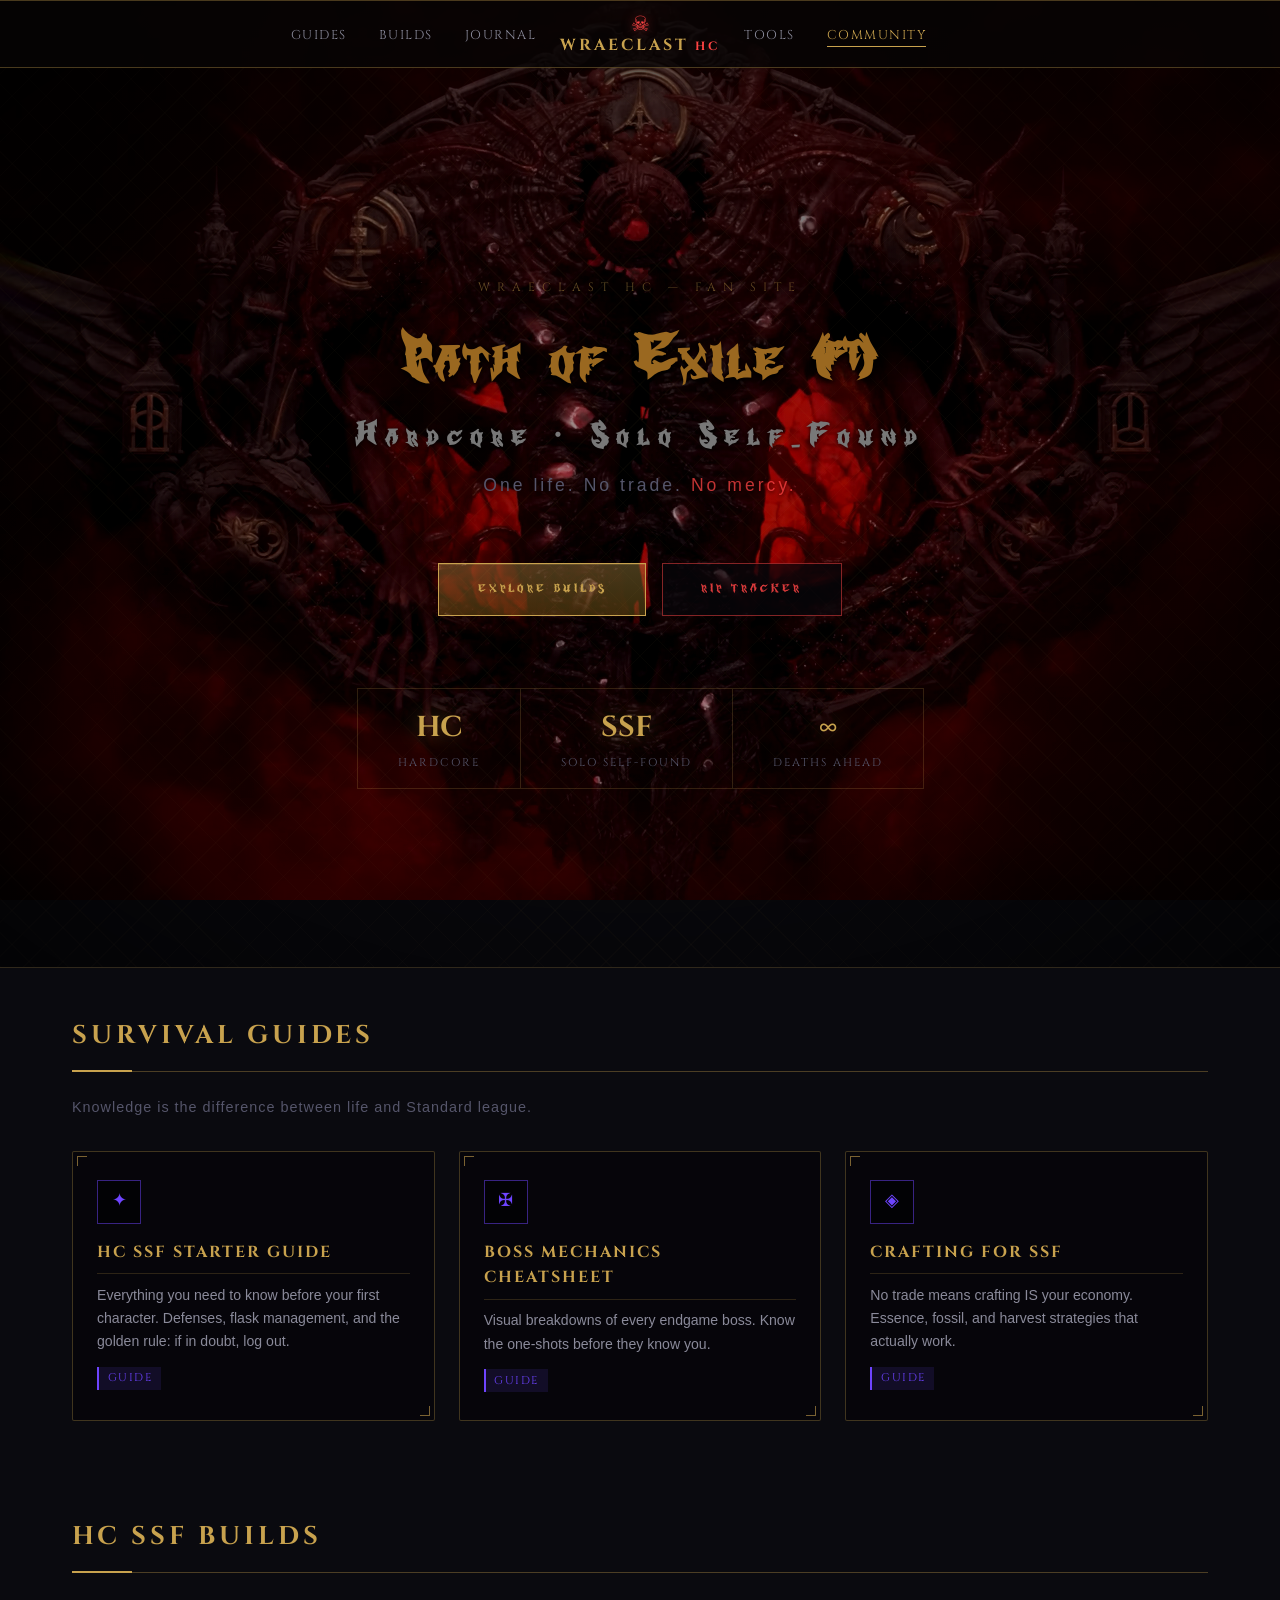
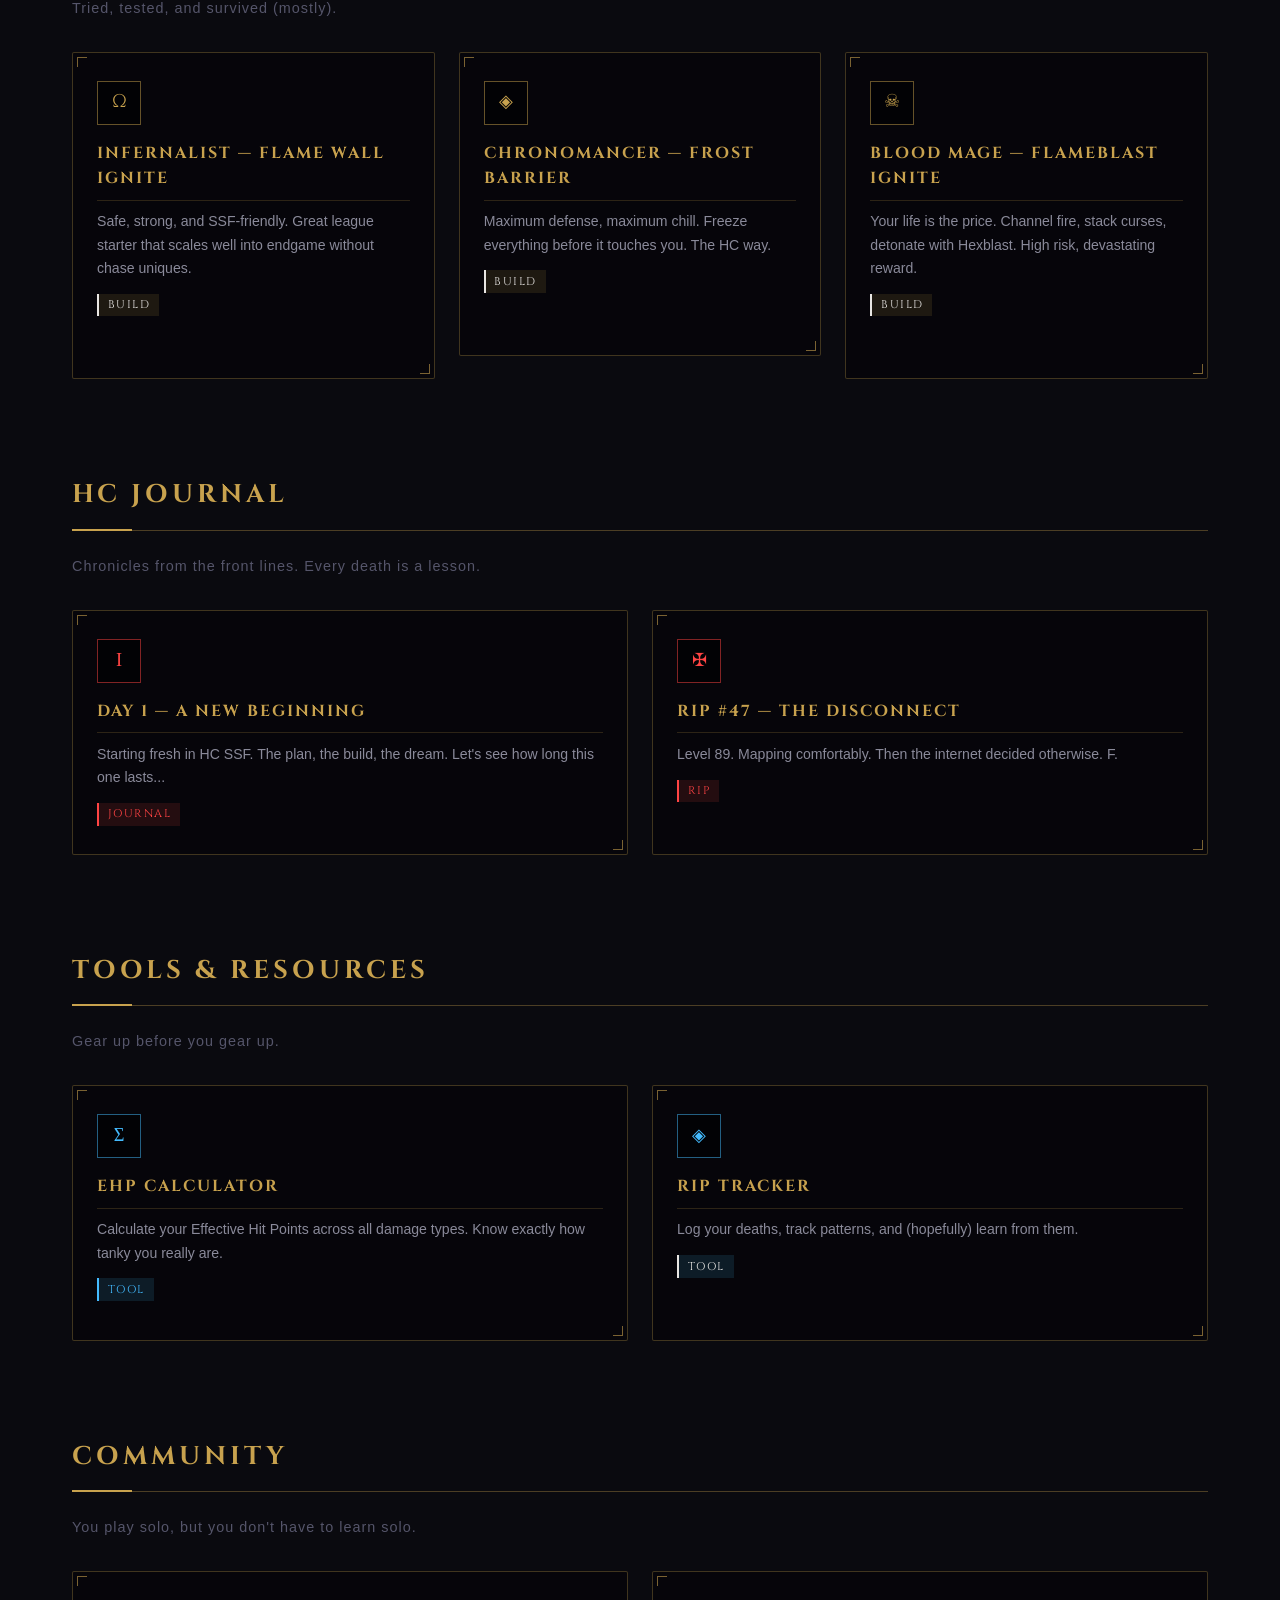
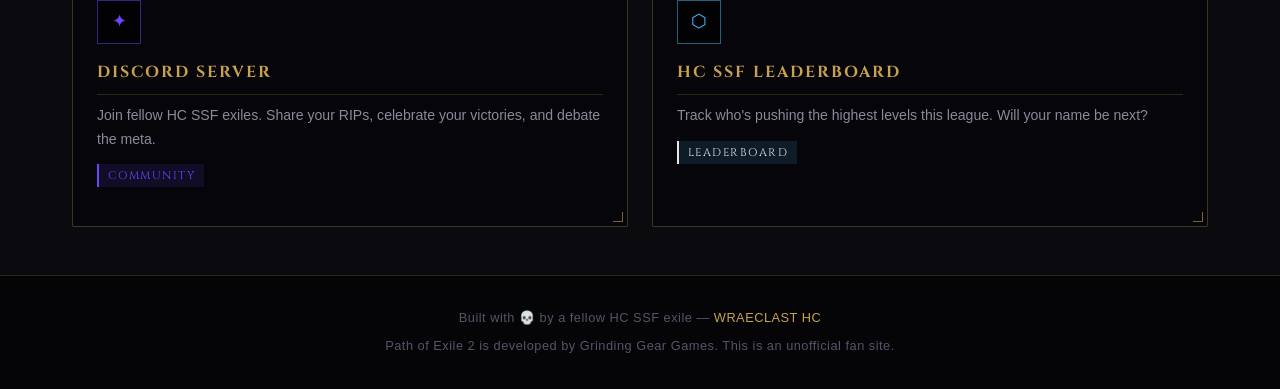
<file: index.html>
<!DOCTYPE html>
<html lang="en">
<head>
    <!--
    ============================================================
    THE <head> SECTION
    ============================================================
    This is the "brain" of your page. Nothing here is visible
    on screen, but it gives the browser important instructions.

    charset   = what characters to support (UTF-8 = everything)
    viewport  = makes the site work properly on phones/tablets
    title     = text shown in the browser tab
    ============================================================
    -->
    <meta charset="UTF-8">
    <meta name="viewport" content="width=device-width, initial-scale=1.0">
    <title>Nino's PoE2 HC SSF Hideout</title>

    <!--
    This single line replaces the entire <style> block that
    used to live here. The browser reads it and says:
    "OK, go fetch css/style.css and apply it to this page."
    -->
    <!--
    ============================================================
    SEO & SOCIAL SHARING META TAGS
    ============================================================
    These tags are invisible to visitors but are read by:
      - Google        (to understand and rank your page)
      - Discord       (to build the link preview card)
      - Reddit        (same)
      - Twitter/X     (same)
      - Facebook      (same)

    "og:" stands for Open Graph — a standard invented by
    Facebook that every major platform now follows.
    ============================================================
    -->

    <!-- Basic SEO — what the page is about -->
    <meta name="description" content="A fan site dedicated to Path of Exile 2 Hardcore Solo Self-Found. Guides, builds, a death journal, and tools for the brave (or stubborn).">
    <meta name="author" content="WRAECLAST HC">
    <meta name="keywords" content="Path of Exile 2, PoE2, HC SSF, Hardcore, Solo Self-Found, builds, guides">

    <!-- Open Graph — controls how the link looks when shared -->
    <meta property="og:title" content="PoE2 HC SSF — WRAECLAST HC">
    <meta property="og:description" content="One life. No trade. No mercy. Guides, builds, and chronicles for HC SSF exiles.">
    <meta property="og:type" content="website">

    <!-- og:url should be your real URL once the site is live.
         For now we leave it as a placeholder. -->
    <meta property="og:url" content="https://ninotsenov101.github.io/poe2-hc-ssf/">

    <!-- og:image is the thumbnail shown in link previews.
         We'll add a real image in a later step.
         For now this tag is here so you know where it lives. -->
    <!-- <meta property="og:image" content="https://wraeclasthc.github.io/assets/images/og-preview.jpg"> -->

    <!-- Twitter/X has its own slightly different tags -->
    <meta name="twitter:card" content="summary_large_image">
    <meta name="twitter:title" content="PoE2 HC SSF — WRAECLAST HC">
    <meta name="twitter:description" content="One life. No trade. No mercy. Guides, builds, and chronicles for HC SSF exiles.">

    <!--
    FAVICON — the tiny icon shown in the browser tab.
    We use an SVG (a type of image made from math, not pixels)
    that contains just one emoji. No image editor needed!
    This trick works in all modern browsers.
    -->
    <link rel="icon" href="assets/images/favicon.svg" type="image/svg+xml">

    <!--
    GOOGLE FONTS
    This line connects to Google's servers and downloads the
    Cinzel font for every visitor automatically.
    "preconnect" lines above it are a speed optimisation —
    they tell the browser to open the connection early,
    before it even reaches the font link itself.
    -->
    <link rel="preconnect" href="https://fonts.googleapis.com">
    <link rel="preconnect" href="https://fonts.gstatic.com" crossorigin>
    <link rel="stylesheet" href="https://fonts.googleapis.com/css2?family=Cinzel:wght@400;600;700&display=swap">

    <link rel="stylesheet" href="css/style.css">
</head>

<!--
============================================================
THE <body> — What Users Actually See
============================================================
Everything visible on the page goes inside <body>.
We've organised it into semantic sections:

  <nav>     = Navigation bar
  <header>  = Hero / banner area
  <main>    = Primary page content
  <footer>  = Bottom info strip

"Semantic" means these tags describe WHAT the content IS,
not just how it looks. This helps screen readers and SEO.
============================================================
-->
<body>

    <!-- ========== NAVIGATION ========== -->
    <!--
    The nav is split into 3 columns using CSS Grid:
      Left  = first group of links
      Center = logo (always perfectly centered)
      Right = second group of links
    On mobile, all links stack vertically under the logo.
    -->
    <nav>
        <button class="nav-toggle" aria-label="Open navigation menu" aria-expanded="false">
            <span class="hamburger-icon">☰</span>
        </button>

        <ul class="nav-links nav-left">
            <li><a href="#guides">Guides</a></li>
            <li><a href="#builds">Builds</a></li>
            <li><a href="#journal">Journal</a></li>
        </ul>

        <a href="#" class="logo">
            <span class="logo-skull">☠</span>
            <span class="logo-text">WRAECLAST<em> HC</em></span>
        </a>

        <ul class="nav-links nav-right">
            <li><a href="#tools">Tools</a></li>
            <li><a href="#community">Community</a></li>
        </ul>
    </nav>

    <!-- ========== HERO SECTION ========== -->
    <header class="hero">
        <p class="hero-eyebrow">Wraeclast HC — Fan Site</p>
        <h1>Path of Exile 2<br><span class="hero-sub">Hardcore · Solo Self-Found</span></h1>
        <p class="tagline">One life. No trade. <em>No mercy.</em></p>
        <div class="hero-actions">
            <a href="#builds" class="hero-btn hero-btn-primary">Explore Builds</a>
            <a href="tools/rip-tracker.html" class="hero-btn hero-btn-secondary">RIP Tracker</a>
        </div>
        <div class="hero-stats">
            <div class="stat">
                <span class="stat-number">HC</span>
                <span class="stat-label">Hardcore</span>
            </div>
            <div class="stat">
                <span class="stat-number">SSF</span>
                <span class="stat-label">Solo Self-Found</span>
            </div>
            <div class="stat">
                <span class="stat-number">∞</span>
                <span class="stat-label">Deaths Ahead</span>
            </div>
        </div>
    </header>

    <!-- ========== MAIN CONTENT ========== -->
    <main>

        <!-- Guides Section -->
        <section class="section" id="guides">
            <h2 class="section-title">Survival Guides</h2>
            <p class="section-subtitle">Knowledge is the difference between life and Standard league.</p>
            <div class="card-grid">
                <div class="card">
                    <div class="card-icon">✦</div>
                    <h3>HC SSF Starter Guide</h3>
                    <p>Everything you need to know before your first character. Defenses, flask management, and the golden rule: if in doubt, log out.</p>
                    <span class="tag tag-guide">Guide</span>
                </div>
                <div class="card">
                    <div class="card-icon">✠</div>
                    <h3>Boss Mechanics Cheatsheet</h3>
                    <p>Visual breakdowns of every endgame boss. Know the one-shots before they know you.</p>
                    <span class="tag tag-guide">Guide</span>
                </div>
                <div class="card">
                    <div class="card-icon">◈</div>
                    <h3>Crafting for SSF</h3>
                    <p>No trade means crafting IS your economy. Essence, fossil, and harvest strategies that actually work.</p>
                    <span class="tag tag-guide">Guide</span>
                </div>
            </div>
        </section>

        <!-- Builds Section -->
        <section class="section" id="builds">
            <h2 class="section-title">HC SSF Builds</h2>
            <p class="section-subtitle">Tried, tested, and survived (mostly).</p>
            <div class="card-grid">
                <!--
                We wrap the card in an <a> tag to make the
                whole card clickable — not just a button inside it.
                The href points to our new page file.
                -->
                <a href="builds/infernalist.html" class="card-link">
                    <div class="card">
                        <div class="card-icon">Ω</div>
                        <h3>Infernalist — Flame Wall Ignite</h3>
                        <p>Safe, strong, and SSF-friendly. Great league starter that scales well into endgame without chase uniques.</p>
                        <span class="tag tag-build">Build</span>
                        <span class="card-arrow">Read build →</span>
                    </div>
                </a>
                <a href="builds/chronomancer.html" class="card-link">
                    <div class="card">
                        <div class="card-icon">◈</div>
                        <h3>Chronomancer — Frost Barrier</h3>
                        <p>Maximum defense, maximum chill. Freeze everything before it touches you. The HC way.</p>
                        <span class="tag tag-build">Build</span>
                        <span class="card-arrow">Read build →</span>
                    </div>
                </a>
                <a href="builds/bloodmage.html" class="card-link">
                    <div class="card">
                        <div class="card-icon">☠</div>
                        <h3>Blood Mage — Flameblast Ignite</h3>
                        <p>Your life is the price. Channel fire, stack curses, detonate with Hexblast. High risk, devastating reward.</p>
                        <span class="tag tag-build">Build</span>
                        <span class="card-arrow">Read build →</span>
                    </div>
                </a>
            </div>
        </section>

        <!-- Journal Section -->
        <section class="section" id="journal">
            <h2 class="section-title">HC Journal</h2>
            <p class="section-subtitle">Chronicles from the front lines. Every death is a lesson.</p>
            <div class="card-grid">
                <div class="card">
                    <div class="card-icon">Ι</div>
                    <h3>Day 1 — A New Beginning</h3>
                    <p>Starting fresh in HC SSF. The plan, the build, the dream. Let's see how long this one lasts...</p>
                    <span class="tag tag-rip">Journal</span>
                </div>
                <div class="card">
                    <div class="card-icon">✠</div>
                    <h3>RIP #47 — The Disconnect</h3>
                    <p>Level 89. Mapping comfortably. Then the internet decided otherwise. F.</p>
                    <span class="tag tag-rip">RIP</span>
                </div>
            </div>
        </section>

        <!-- Tools Section -->
        <section class="section" id="tools">
            <h2 class="section-title">Tools & Resources</h2>
            <p class="section-subtitle">Gear up before you gear up.</p>
            <div class="card-grid">
                <div class="card">
                    <div class="card-icon">Σ</div>
                    <h3>EHP Calculator</h3>
                    <p>Calculate your Effective Hit Points across all damage types. Know exactly how tanky you really are.</p>
                    <span class="tag tag-tool">Tool</span>
                </div>
                <a href="tools/rip-tracker.html" class="card-link">
                    <div class="card">
                        <div class="card-icon">◈</div>
                        <h3>RIP Tracker</h3>
                        <p>Log your deaths, track patterns, and (hopefully) learn from them.</p>
                        <span class="tag tag-tool">Tool</span>
                        <span class="card-arrow">Open tracker →</span>
                    </div>
                </a>
            </div>
        </section>

        <!-- Community Section -->
        <section class="section" id="community">
            <h2 class="section-title">Community</h2>
            <p class="section-subtitle">You play solo, but you don't have to learn solo.</p>
            <div class="card-grid">
                <div class="card">
                    <div class="card-icon">✦</div>
                    <h3>Discord Server</h3>
                    <p>Join fellow HC SSF exiles. Share your RIPs, celebrate your victories, and debate the meta.</p>
                    <span class="tag tag-guide">Community</span>
                </div>
                <a href="tools/leaderboard.html" class="card-link">
                    <div class="card">
                        <div class="card-icon">⬡</div>
                        <h3>HC SSF Leaderboard</h3>
                        <p>Track who's pushing the highest levels this league. Will your name be next?</p>
                        <span class="tag tag-tool">Leaderboard</span>
                        <span class="card-arrow">View leaderboard →</span>
                    </div>
                </a>
            </div>
        </section>

    </main>

    <!-- ========== FOOTER ========== -->
    <footer>
        <p>Built with 💀 by a fellow HC SSF exile — <a href="#">WRAECLAST HC</a></p>
        <p style="margin-top: 0.5rem;">Path of Exile 2 is developed by Grinding Gear Games. This is an unofficial fan site.</p>
    </footer>

    <!--
    This single line replaces the entire <script> block that
    used to live here. The browser reads it and says:
    "OK, go fetch js/main.js and run it."

    defer = "wait until the page is fully loaded before running"
    Without defer, the script could run before the cards exist
    and the click listeners would never attach.
    -->
    <!--
    SCROLL-TO-TOP BUTTON
    Sits outside the main content flow.
    position: fixed in CSS pins it to the screen corner
    regardless of how far you've scrolled.
    aria-label tells screen readers what this button does.
    -->
    <button class="scroll-top" aria-label="Scroll to top">▲</button>

    <script src="js/main.js" defer></script>

</body>
</html>
</file>
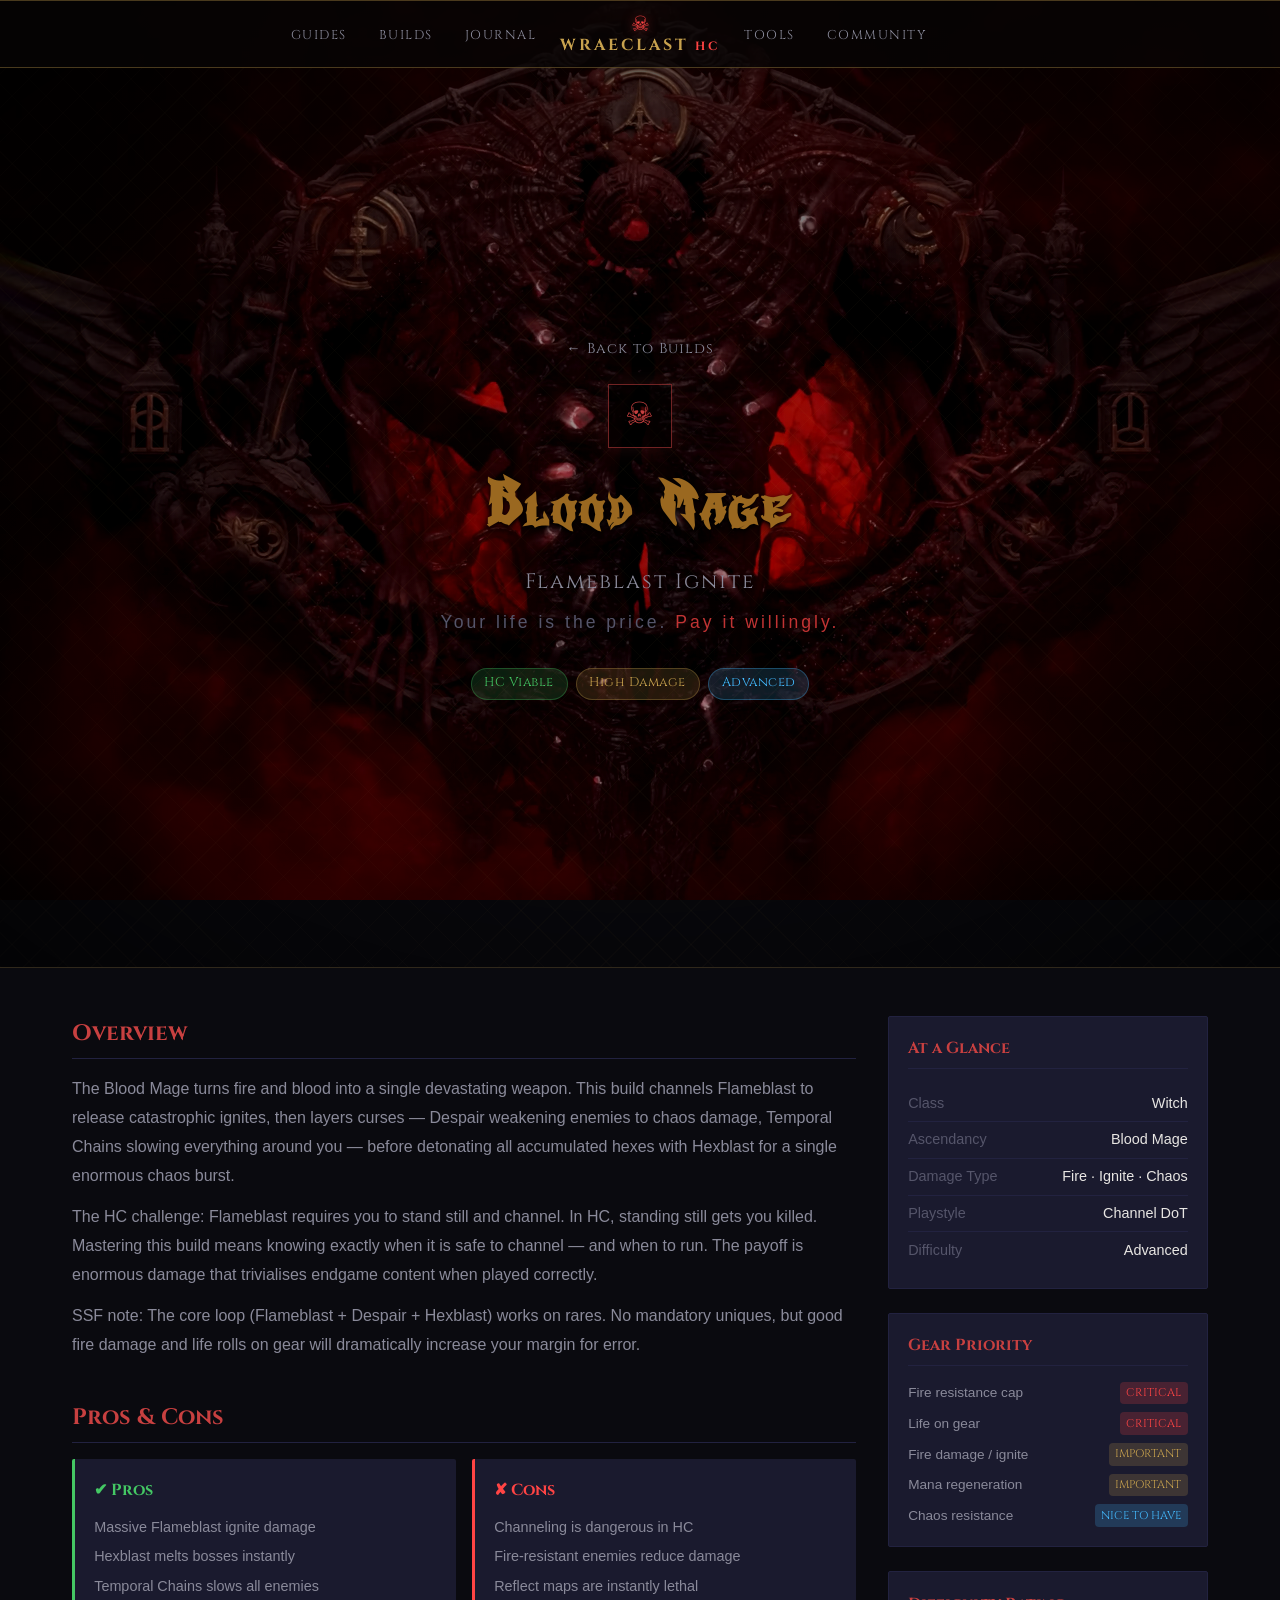
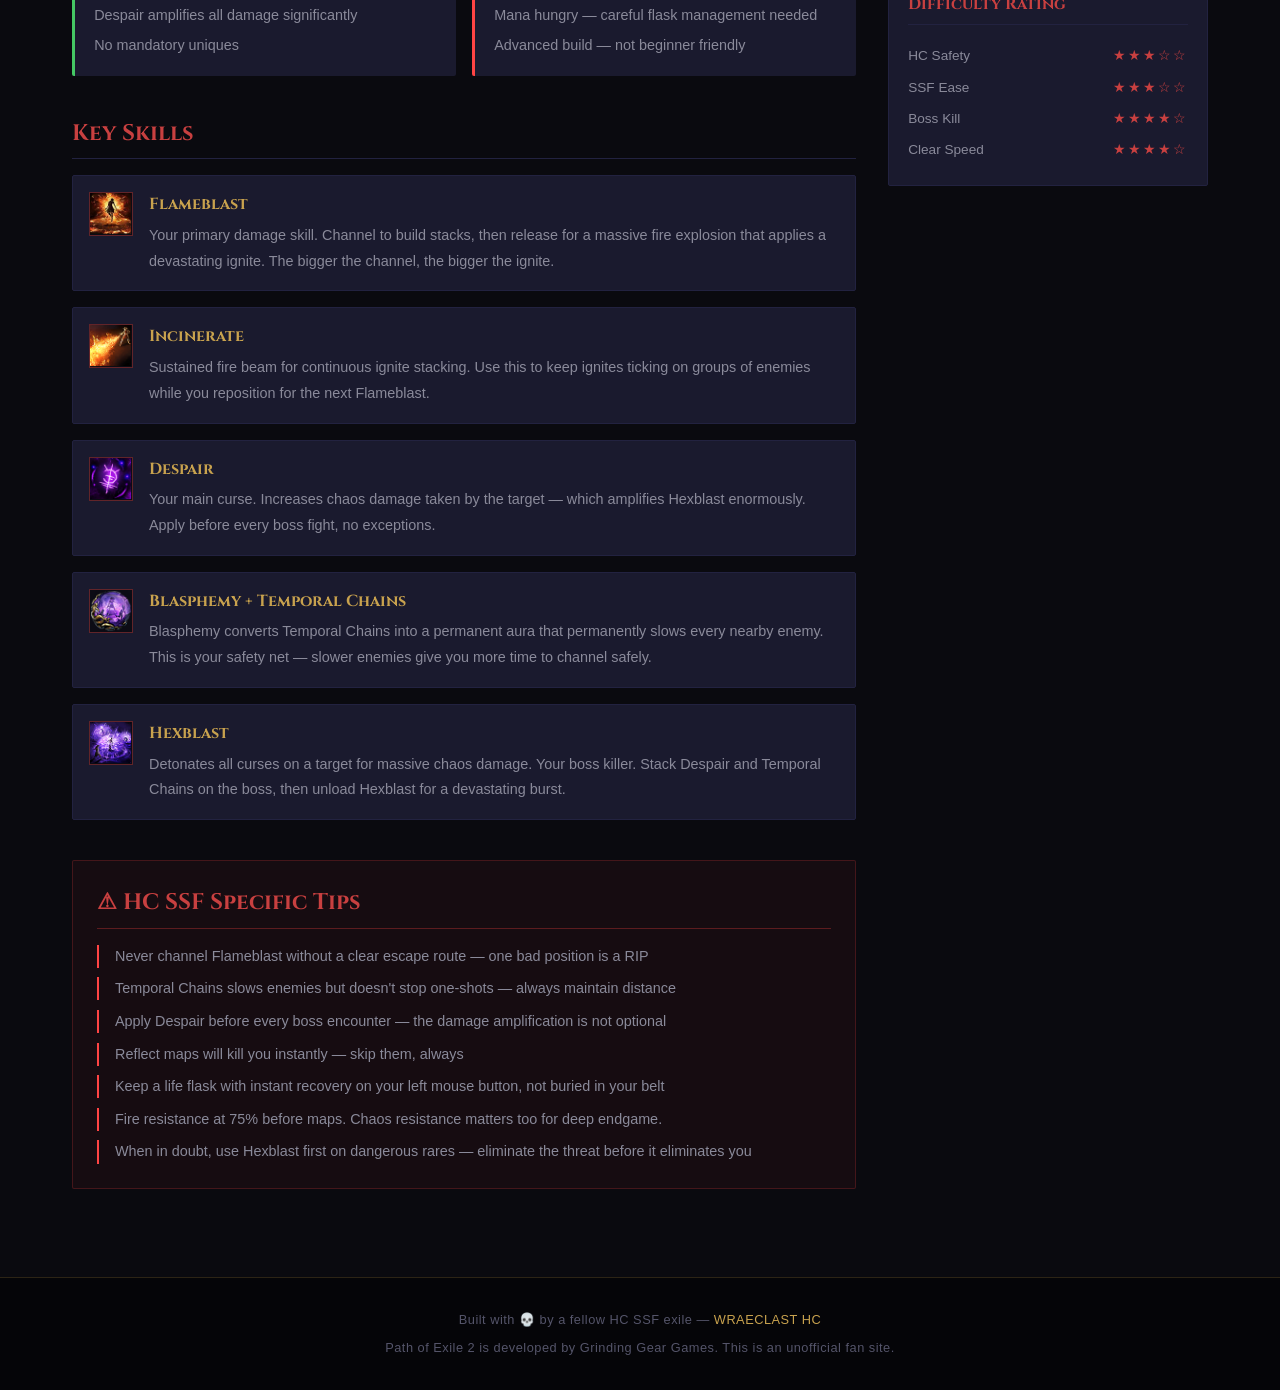
<file: builds/bloodmage.html>
<!DOCTYPE html>
<html lang="en">
<head>
    <meta charset="UTF-8">
    <meta name="viewport" content="width=device-width, initial-scale=1.0">
    <title>Blood Mage — Flameblast Ignite | WRAECLAST HC</title>

    <meta name="description" content="Full HC SSF build guide for the Blood Mage Flameblast Ignite. Channel fire, stack curses, detonate with Hexblast. High risk, devastating reward.">
    <meta property="og:title" content="Blood Mage — Flameblast Ignite | WRAECLAST HC">
    <meta property="og:description" content="Your life is the price. Flameblast ignite with curse stacking and Hexblast detonation.">
    <meta property="og:url" content="https://ninotsenov101.github.io/poe2-hc-ssf/builds/bloodmage.html">

    <link rel="icon" href="../assets/images/favicon.svg" type="image/svg+xml">
    <link rel="preconnect" href="https://fonts.googleapis.com">
    <link rel="preconnect" href="https://fonts.gstatic.com" crossorigin>
    <link rel="stylesheet" href="https://fonts.googleapis.com/css2?family=Cinzel:wght@400;600;700&display=swap">
    <link rel="stylesheet" href="../css/style.css">
    <link rel="stylesheet" href="../css/build-page.css">

    <style>
        :root {
            --build-accent: #c84040;   /* blood crimson — Blood Mage's theme colour */
        }

        /* Tint the hero icon with blood colour */
        .build-hero .card-icon {
            border-color: rgba(200, 64, 64, 0.55);
            color: var(--build-accent);
            box-shadow: 0 0 18px rgba(200, 64, 64, 0.15);
        }

        /* Section h2 underlines in crimson */
        .build-section h2 {
            color: var(--build-accent);
        }

        /* Sidebar headings */
        .sidebar-card h3 {
            color: var(--build-accent);
        }

        /* Star ratings */
        .stars { color: var(--build-accent); }

        /* Skill icons: blood-coloured border tint */
        .skill-icon { border-color: rgba(200, 64, 64, 0.45); }
    </style>
</head>

<body>

    <!-- ========== NAVIGATION ========== -->
    <nav>
        <button class="nav-toggle" aria-label="Open navigation menu" aria-expanded="false">
            <span class="hamburger-icon">☰</span>
        </button>

        <ul class="nav-links nav-left">
            <li><a href="../index.html#guides">Guides</a></li>
            <li><a href="../index.html#builds">Builds</a></li>
            <li><a href="../index.html#journal">Journal</a></li>
        </ul>

        <a href="../index.html" class="logo">
            <span class="logo-skull">☠</span>
            <span class="logo-text">WRAECLAST<em> HC</em></span>
        </a>

        <ul class="nav-links nav-right">
            <li><a href="../index.html#tools">Tools</a></li>
            <li><a href="../index.html#community">Community</a></li>
        </ul>
    </nav>

    <!-- ========== BUILD HERO ========== -->
    <header class="hero build-hero">
        <div class="build-hero-content">
            <a href="../index.html#builds" class="back-link">← Back to Builds</a>
            <div class="card-icon" style="width: 64px; height: 64px; font-size: 2rem; margin: 0 auto 1rem;">☠</div>
            <h1>Blood Mage</h1>
            <p class="build-subtitle">Flameblast Ignite</p>
            <p class="tagline">Your life is the price. <em>Pay it willingly.</em></p>
            <div class="build-badges">
                <span class="badge badge-green">HC Viable</span>
                <span class="badge badge-gold">High Damage</span>
                <span class="badge badge-blue">Advanced</span>
            </div>
        </div>
    </header>

    <!-- ========== BUILD CONTENT ========== -->
    <main>
        <div class="build-layout">

            <!-- ── LEFT COLUMN: Main content ── -->
            <div class="build-main">

                <!-- Overview -->
                <section class="build-section">
                    <h2>Overview</h2>
                    <p>
                        The Blood Mage turns fire and blood into a single devastating weapon. This build
                        channels Flameblast to release catastrophic ignites, then layers curses —
                        Despair weakening enemies to chaos damage, Temporal Chains slowing everything
                        around you — before detonating all accumulated hexes with Hexblast for a
                        single enormous chaos burst.
                    </p>
                    <p>
                        The HC challenge: Flameblast requires you to stand still and channel. In HC,
                        standing still gets you killed. Mastering this build means knowing exactly when
                        it is safe to channel — and when to run. The payoff is enormous damage that
                        trivialises endgame content when played correctly.
                    </p>
                    <p>
                        SSF note: The core loop (Flameblast + Despair + Hexblast) works on rares.
                        No mandatory uniques, but good fire damage and life rolls on gear will
                        dramatically increase your margin for error.
                    </p>
                </section>

                <!-- Pros & Cons -->
                <section class="build-section">
                    <h2>Pros & Cons</h2>
                    <div class="pros-cons">
                        <div class="pros">
                            <h3>✔ Pros</h3>
                            <ul>
                                <li>Massive Flameblast ignite damage</li>
                                <li>Hexblast melts bosses instantly</li>
                                <li>Temporal Chains slows all enemies</li>
                                <li>Despair amplifies all damage significantly</li>
                                <li>No mandatory uniques</li>
                            </ul>
                        </div>
                        <div class="cons">
                            <h3>✘ Cons</h3>
                            <ul>
                                <li>Channeling is dangerous in HC</li>
                                <li>Fire-resistant enemies reduce damage</li>
                                <li>Reflect maps are instantly lethal</li>
                                <li>Mana hungry — careful flask management needed</li>
                                <li>Advanced build — not beginner friendly</li>
                            </ul>
                        </div>
                    </div>
                </section>

                <!-- Key Skills -->
                <section class="build-section">
                    <h2>Key Skills</h2>
                    <div class="skill-list">
                        <div class="skill-item">
                            <div class="skill-icon"><img src="../assets/images/skills/Flameblast.png" alt="Flameblast"></div>
                            <div class="skill-info">
                                <h3>Flameblast</h3>
                                <p>Your primary damage skill. Channel to build stacks, then release for a massive fire explosion that applies a devastating ignite. The bigger the channel, the bigger the ignite.</p>
                            </div>
                        </div>
                        <div class="skill-item">
                            <div class="skill-icon"><img src="../assets/images/skills/Incinerate.png" alt="Incinerate"></div>
                            <div class="skill-info">
                                <h3>Incinerate</h3>
                                <p>Sustained fire beam for continuous ignite stacking. Use this to keep ignites ticking on groups of enemies while you reposition for the next Flameblast.</p>
                            </div>
                        </div>
                        <div class="skill-item">
                            <div class="skill-icon"><img src="../assets/images/skills/Despair.png" alt="Despair"></div>
                            <div class="skill-info">
                                <h3>Despair</h3>
                                <p>Your main curse. Increases chaos damage taken by the target — which amplifies Hexblast enormously. Apply before every boss fight, no exceptions.</p>
                            </div>
                        </div>
                        <div class="skill-item">
                            <div class="skill-icon"><img src="../assets/images/skills/Blasphemy.png" alt="Blasphemy"></div>
                            <div class="skill-info">
                                <h3>Blasphemy + Temporal Chains</h3>
                                <p>Blasphemy converts Temporal Chains into a permanent aura that permanently slows every nearby enemy. This is your safety net — slower enemies give you more time to channel safely.</p>
                            </div>
                        </div>
                        <div class="skill-item">
                            <div class="skill-icon"><img src="../assets/images/skills/Hexblast.png" alt="Hexblast"></div>
                            <div class="skill-info">
                                <h3>Hexblast</h3>
                                <p>Detonates all curses on a target for massive chaos damage. Your boss killer. Stack Despair and Temporal Chains on the boss, then unload Hexblast for a devastating burst.</p>
                            </div>
                        </div>
                    </div>
                </section>

                <!-- HC Tips -->
                <section class="build-section hc-warning">
                    <h2>⚠ HC SSF Specific Tips</h2>
                    <ul class="tip-list">
                        <li>Never channel Flameblast without a clear escape route — one bad position is a RIP</li>
                        <li>Temporal Chains slows enemies but doesn't stop one-shots — always maintain distance</li>
                        <li>Apply Despair before every boss encounter — the damage amplification is not optional</li>
                        <li>Reflect maps will kill you instantly — skip them, always</li>
                        <li>Keep a life flask with instant recovery on your left mouse button, not buried in your belt</li>
                        <li>Fire resistance at 75% before maps. Chaos resistance matters too for deep endgame.</li>
                        <li>When in doubt, use Hexblast first on dangerous rares — eliminate the threat before it eliminates you</li>
                    </ul>
                </section>

            </div>

            <!-- ── RIGHT COLUMN: Quick reference ── -->
            <aside class="build-sidebar">

                <div class="sidebar-card">
                    <h3>At a Glance</h3>
                    <table class="stat-table">
                        <tr><td>Class</td><td>Witch</td></tr>
                        <tr><td>Ascendancy</td><td>Blood Mage</td></tr>
                        <tr><td>Damage Type</td><td>Fire · Ignite · Chaos</td></tr>
                        <tr><td>Playstyle</td><td>Channel DoT</td></tr>
                        <tr><td>Difficulty</td><td>Advanced</td></tr>
                    </table>
                </div>

                <div class="sidebar-card">
                    <h3>Gear Priority</h3>
                    <ol class="gear-list">
                        <li>Fire resistance cap <span class="priority high">Critical</span></li>
                        <li>Life on gear <span class="priority high">Critical</span></li>
                        <li>Fire damage / ignite <span class="priority med">Important</span></li>
                        <li>Mana regeneration <span class="priority med">Important</span></li>
                        <li>Chaos resistance <span class="priority low">Nice to have</span></li>
                    </ol>
                </div>

                <div class="sidebar-card">
                    <h3>Difficulty Rating</h3>
                    <div class="rating-row"><span>HC Safety</span><div class="stars">★★★☆☆</div></div>
                    <div class="rating-row"><span>SSF Ease</span><div class="stars">★★★☆☆</div></div>
                    <div class="rating-row"><span>Boss Kill</span><div class="stars">★★★★☆</div></div>
                    <div class="rating-row"><span>Clear Speed</span><div class="stars">★★★★☆</div></div>
                </div>

            </aside>

        </div>
    </main>

    <!-- ========== FOOTER ========== -->
    <footer>
        <p>Built with 💀 by a fellow HC SSF exile — <a href="../index.html">WRAECLAST HC</a></p>
        <p style="margin-top: 0.5rem;">Path of Exile 2 is developed by Grinding Gear Games. This is an unofficial fan site.</p>
    </footer>

    <button class="scroll-top" aria-label="Scroll to top">▲</button>

    <script src="../js/main.js" defer></script>

</body>
</html>
</file>
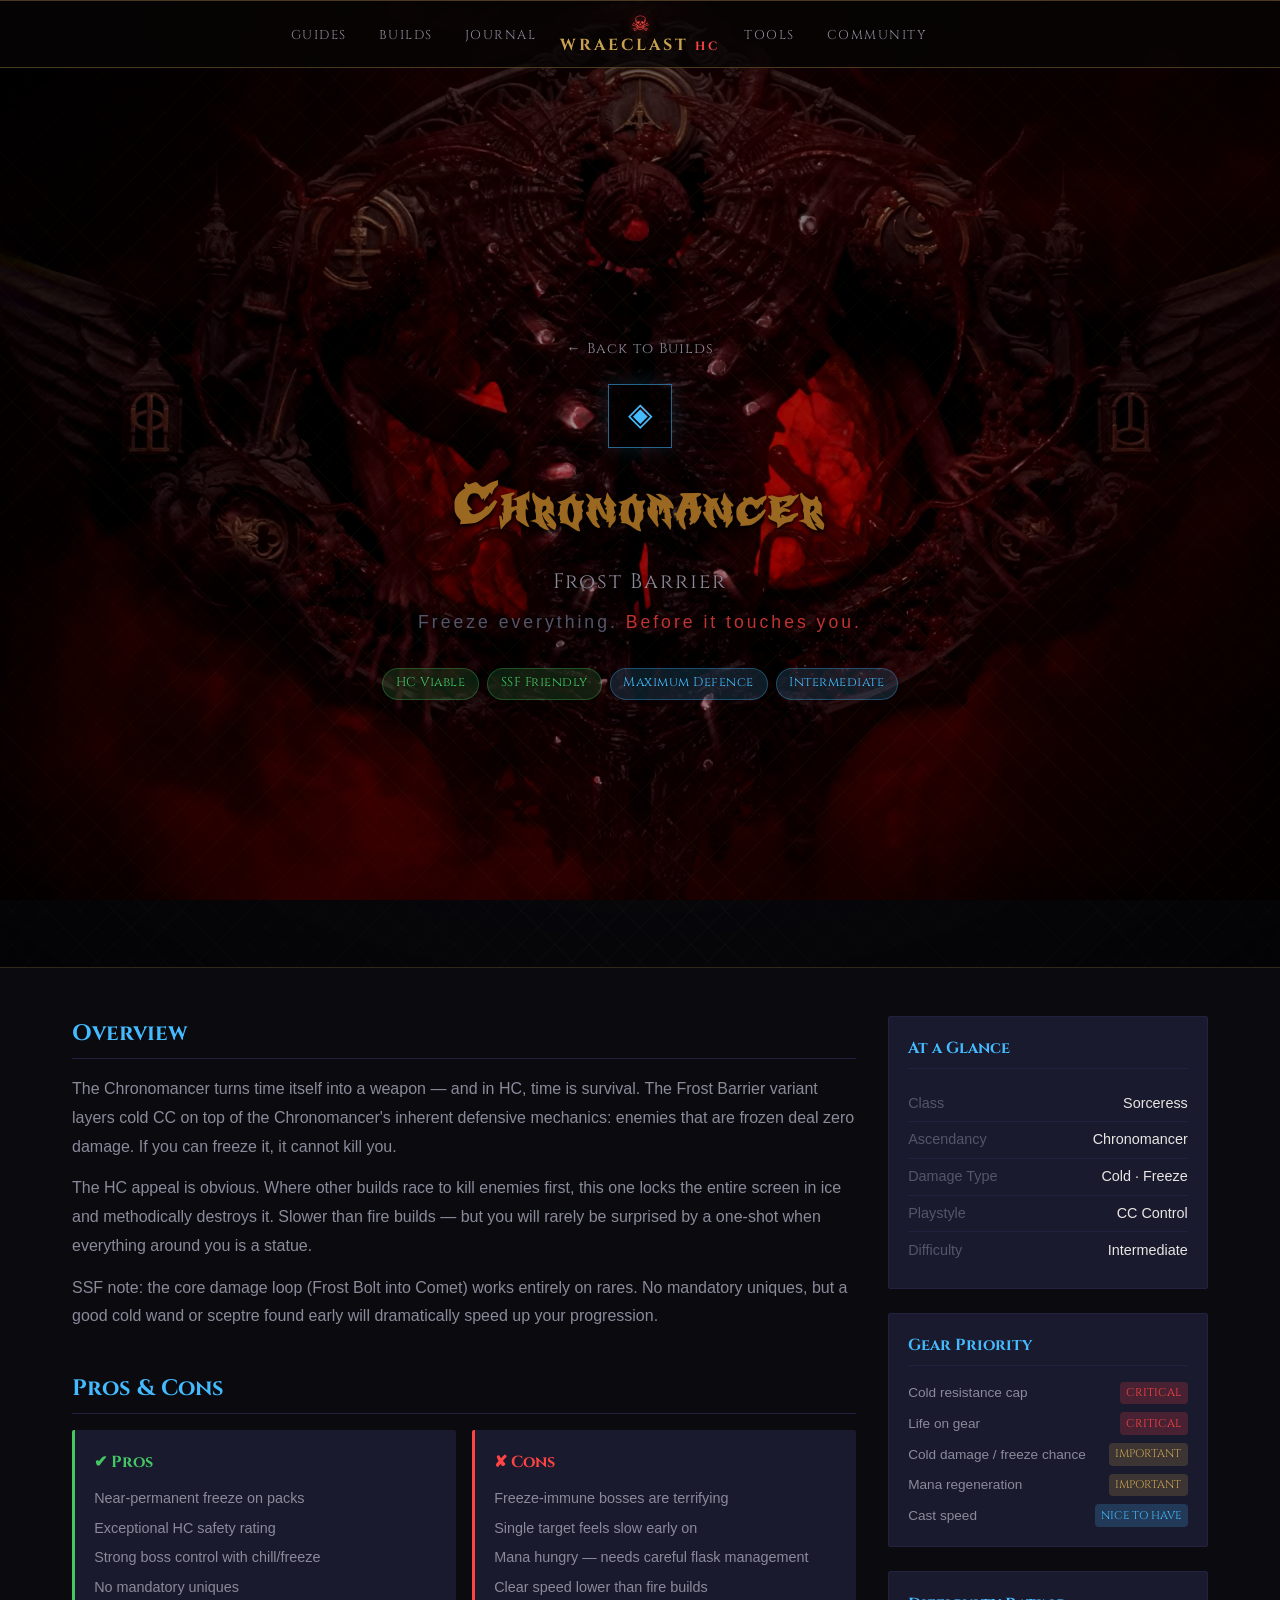
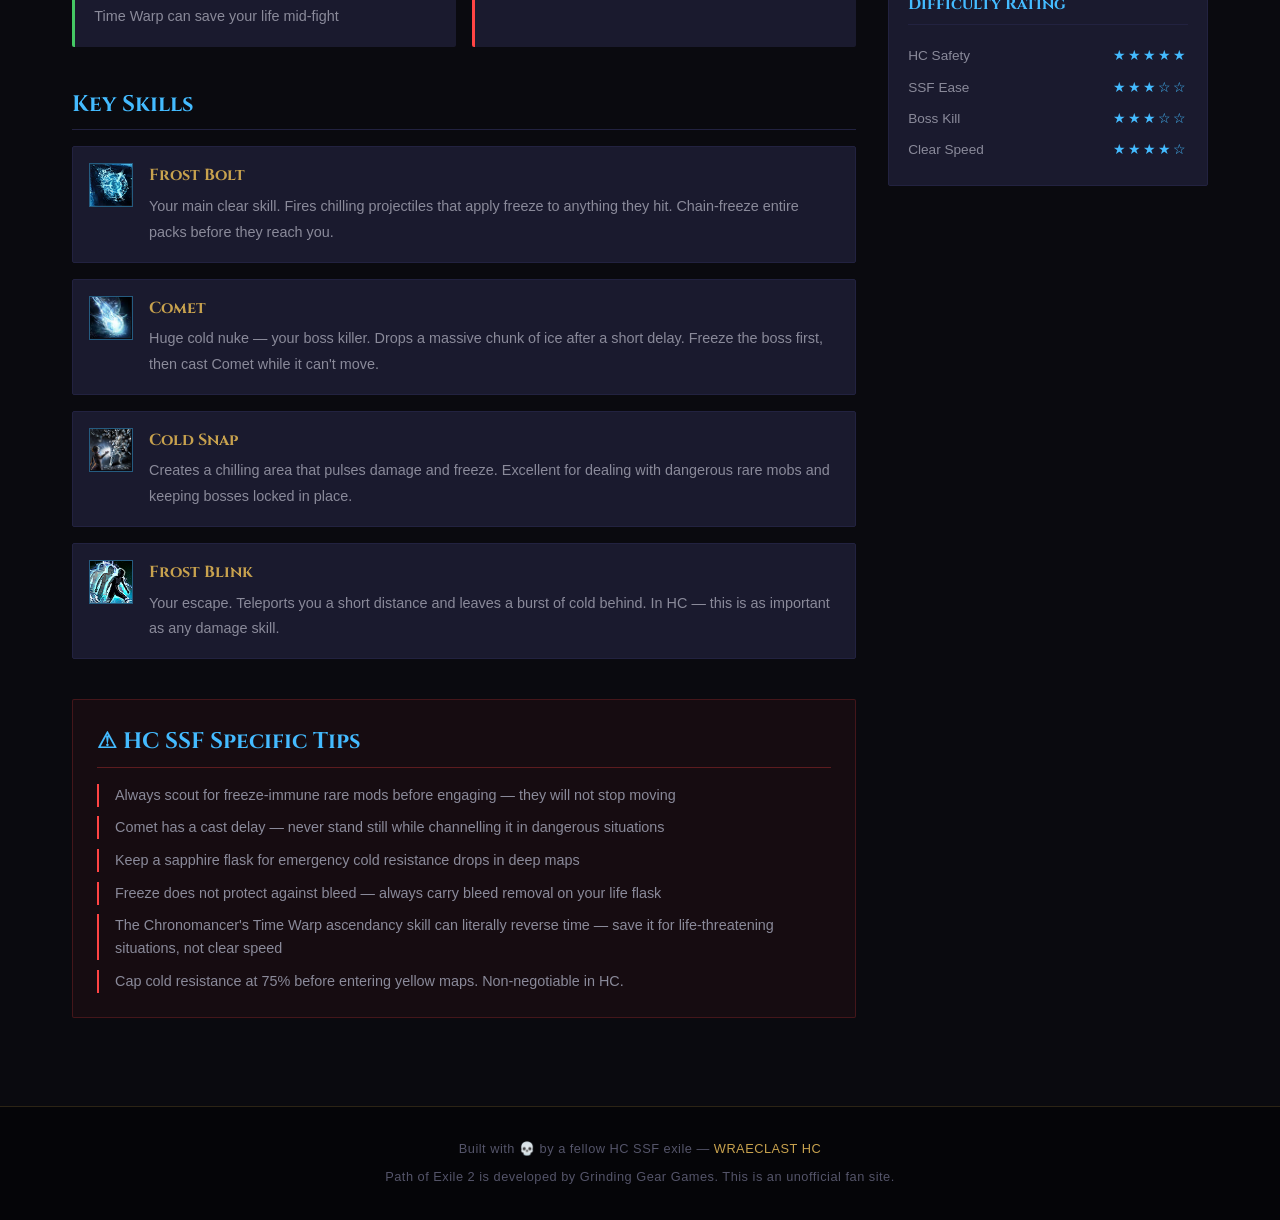
<file: builds/chronomancer.html>
<!DOCTYPE html>
<html lang="en">
<head>
    <meta charset="UTF-8">
    <meta name="viewport" content="width=device-width, initial-scale=1.0">
    <title>Chronomancer — Frost Barrier | WRAECLAST HC</title>

    <meta name="description" content="Full HC SSF build guide for the Chronomancer Frost Barrier. Freeze everything before it touches you. Maximum defence, maximum chill.">
    <meta property="og:title" content="Chronomancer — Frost Barrier | WRAECLAST HC">
    <meta property="og:description" content="Frozen enemies deal no damage. The safest way to play HC SSF.">
    <meta property="og:url" content="https://ninotsenov101.github.io/poe2-hc-ssf/builds/chronomancer.html">

    <link rel="icon" href="../assets/images/favicon.svg" type="image/svg+xml">
    <link rel="preconnect" href="https://fonts.googleapis.com">
    <link rel="preconnect" href="https://fonts.gstatic.com" crossorigin>
    <link rel="stylesheet" href="https://fonts.googleapis.com/css2?family=Cinzel:wght@400;600;700&display=swap">
    <link rel="stylesheet" href="../css/style.css">
    <link rel="stylesheet" href="../css/build-page.css">

    <!--
    Ice-themed colour override for this page only.
    We redefine the accent-primary variable here so every
    gold detail on this page turns ice-blue instead —
    without touching any other page.
    This is one of the most powerful features of CSS variables.
    -->
    <style>
        :root {
            --build-accent: #44bbff;   /* ice blue — Chronomancer's theme colour */
        }

        /* Tint the hero icon and title with ice colour */
        .build-hero .card-icon {
            border-color: rgba(68, 187, 255, 0.55);
            color: var(--build-accent);
            box-shadow: 0 0 18px rgba(68, 187, 255, 0.15);
        }

        /* Section h2 underlines in ice instead of gold */
        .build-section h2 {
            color: var(--build-accent);
        }

        /* Sidebar headings */
        .sidebar-card h3 {
            color: var(--build-accent);
        }

        /* Star ratings */
        .stars { color: var(--build-accent); }

        /* Skill icons: ice-coloured border tint for this page */
        .skill-icon { border-color: rgba(68, 187, 255, 0.45); }
    </style>
</head>

<body>

    <!-- ========== NAVIGATION ========== -->
    <!--
    Same 3-column grid nav as the home page.
    All links point to index.html#section because
    we're on a sub-page (builds/ folder).
    -->
    <nav>
        <button class="nav-toggle" aria-label="Open navigation menu" aria-expanded="false">
            <span class="hamburger-icon">☰</span>
        </button>

        <ul class="nav-links nav-left">
            <li><a href="../index.html#guides">Guides</a></li>
            <li><a href="../index.html#builds">Builds</a></li>
            <li><a href="../index.html#journal">Journal</a></li>
        </ul>

        <a href="../index.html" class="logo">
            <span class="logo-skull">☠</span>
            <span class="logo-text">WRAECLAST<em> HC</em></span>
        </a>

        <ul class="nav-links nav-right">
            <li><a href="../index.html#tools">Tools</a></li>
            <li><a href="../index.html#community">Community</a></li>
        </ul>
    </nav>

    <!-- ========== BUILD HERO ========== -->
    <header class="hero build-hero">
        <div class="build-hero-content">
            <a href="../index.html#builds" class="back-link">← Back to Builds</a>
            <div class="card-icon" style="width: 64px; height: 64px; font-size: 2rem; margin: 0 auto 1rem;">◈</div>
            <h1>Chronomancer</h1>
            <p class="build-subtitle">Frost Barrier</p>
            <p class="tagline">Freeze everything. <em>Before it touches you.</em></p>
            <div class="build-badges">
                <span class="badge badge-green">HC Viable</span>
                <span class="badge badge-green">SSF Friendly</span>
                <span class="badge badge-blue">Maximum Defence</span>
                <span class="badge badge-blue">Intermediate</span>
            </div>
        </div>
    </header>

    <!-- ========== BUILD CONTENT ========== -->
    <main>
        <div class="build-layout">

            <!-- ── LEFT COLUMN: Main content ── -->
            <div class="build-main">

                <!-- Overview -->
                <section class="build-section">
                    <h2>Overview</h2>
                    <p>
                        The Chronomancer turns time itself into a weapon — and in HC, time is survival.
                        The Frost Barrier variant layers cold CC on top of the Chronomancer's inherent
                        defensive mechanics: enemies that are frozen deal zero damage. If you can freeze it,
                        it cannot kill you.
                    </p>
                    <p>
                        The HC appeal is obvious. Where other builds race to kill enemies first,
                        this one locks the entire screen in ice and methodically destroys it.
                        Slower than fire builds — but you will rarely be surprised by a one-shot
                        when everything around you is a statue.
                    </p>
                    <p>
                        SSF note: the core damage loop (Frost Bolt into Comet) works entirely on
                        rares. No mandatory uniques, but a good cold wand or sceptre found early
                        will dramatically speed up your progression.
                    </p>
                </section>

                <!-- Pros & Cons -->
                <section class="build-section">
                    <h2>Pros & Cons</h2>
                    <div class="pros-cons">
                        <div class="pros">
                            <h3>✔ Pros</h3>
                            <ul>
                                <li>Near-permanent freeze on packs</li>
                                <li>Exceptional HC safety rating</li>
                                <li>Strong boss control with chill/freeze</li>
                                <li>No mandatory uniques</li>
                                <li>Time Warp can save your life mid-fight</li>
                            </ul>
                        </div>
                        <div class="cons">
                            <h3>✘ Cons</h3>
                            <ul>
                                <li>Freeze-immune bosses are terrifying</li>
                                <li>Single target feels slow early on</li>
                                <li>Mana hungry — needs careful flask management</li>
                                <li>Clear speed lower than fire builds</li>
                            </ul>
                        </div>
                    </div>
                </section>

                <!-- Key Skills -->
                <section class="build-section">
                    <h2>Key Skills</h2>
                    <div class="skill-list">
                        <div class="skill-item">
                            <div class="skill-icon"><img src="../assets/images/skills/Frostbolt.png" alt="Frost Bolt"></div>
                            <div class="skill-info">
                                <h3>Frost Bolt</h3>
                                <p>Your main clear skill. Fires chilling projectiles that apply freeze to anything they hit. Chain-freeze entire packs before they reach you.</p>
                            </div>
                        </div>
                        <div class="skill-item">
                            <div class="skill-icon"><img src="../assets/images/skills/Comet.png" alt="Comet"></div>
                            <div class="skill-info">
                                <h3>Comet</h3>
                                <p>Huge cold nuke — your boss killer. Drops a massive chunk of ice after a short delay. Freeze the boss first, then cast Comet while it can't move.</p>
                            </div>
                        </div>
                        <div class="skill-item">
                            <div class="skill-icon"><img src="../assets/images/skills/Snap.png" alt="Cold Snap"></div>
                            <div class="skill-info">
                                <h3>Cold Snap</h3>
                                <p>Creates a chilling area that pulses damage and freeze. Excellent for dealing with dangerous rare mobs and keeping bosses locked in place.</p>
                            </div>
                        </div>
                        <div class="skill-item">
                            <div class="skill-icon"><img src="../assets/images/skills/Frostblink.png" alt="Frost Blink"></div>
                            <div class="skill-info">
                                <h3>Frost Blink</h3>
                                <p>Your escape. Teleports you a short distance and leaves a burst of cold behind. In HC — this is as important as any damage skill.</p>
                            </div>
                        </div>
                    </div>
                </section>

                <!-- HC Tips -->
                <section class="build-section hc-warning">
                    <h2>⚠ HC SSF Specific Tips</h2>
                    <ul class="tip-list">
                        <li>Always scout for freeze-immune rare mods before engaging — they will not stop moving</li>
                        <li>Comet has a cast delay — never stand still while channelling it in dangerous situations</li>
                        <li>Keep a sapphire flask for emergency cold resistance drops in deep maps</li>
                        <li>Freeze does not protect against bleed — always carry bleed removal on your life flask</li>
                        <li>The Chronomancer's Time Warp ascendancy skill can literally reverse time — save it for life-threatening situations, not clear speed</li>
                        <li>Cap cold resistance at 75% before entering yellow maps. Non-negotiable in HC.</li>
                    </ul>
                </section>

            </div>

            <!-- ── RIGHT COLUMN: Quick reference ── -->
            <aside class="build-sidebar">

                <div class="sidebar-card">
                    <h3>At a Glance</h3>
                    <table class="stat-table">
                        <tr><td>Class</td><td>Sorceress</td></tr>
                        <tr><td>Ascendancy</td><td>Chronomancer</td></tr>
                        <tr><td>Damage Type</td><td>Cold · Freeze</td></tr>
                        <tr><td>Playstyle</td><td>CC Control</td></tr>
                        <tr><td>Difficulty</td><td>Intermediate</td></tr>
                    </table>
                </div>

                <div class="sidebar-card">
                    <h3>Gear Priority</h3>
                    <ol class="gear-list">
                        <li>Cold resistance cap <span class="priority high">Critical</span></li>
                        <li>Life on gear <span class="priority high">Critical</span></li>
                        <li>Cold damage / freeze chance <span class="priority med">Important</span></li>
                        <li>Mana regeneration <span class="priority med">Important</span></li>
                        <li>Cast speed <span class="priority low">Nice to have</span></li>
                    </ol>
                </div>

                <div class="sidebar-card">
                    <h3>Difficulty Rating</h3>
                    <div class="rating-row"><span>HC Safety</span><div class="stars">★★★★★</div></div>
                    <div class="rating-row"><span>SSF Ease</span><div class="stars">★★★☆☆</div></div>
                    <div class="rating-row"><span>Boss Kill</span><div class="stars">★★★☆☆</div></div>
                    <div class="rating-row"><span>Clear Speed</span><div class="stars">★★★★☆</div></div>
                </div>

            </aside>

        </div>
    </main>

    <!-- ========== FOOTER ========== -->
    <footer>
        <p>Built with 💀 by a fellow HC SSF exile — <a href="../index.html">WRAECLAST HC</a></p>
        <p style="margin-top: 0.5rem;">Path of Exile 2 is developed by Grinding Gear Games. This is an unofficial fan site.</p>
    </footer>

    <button class="scroll-top" aria-label="Scroll to top">▲</button>

    <script src="../js/main.js" defer></script>

</body>
</html>
</file>
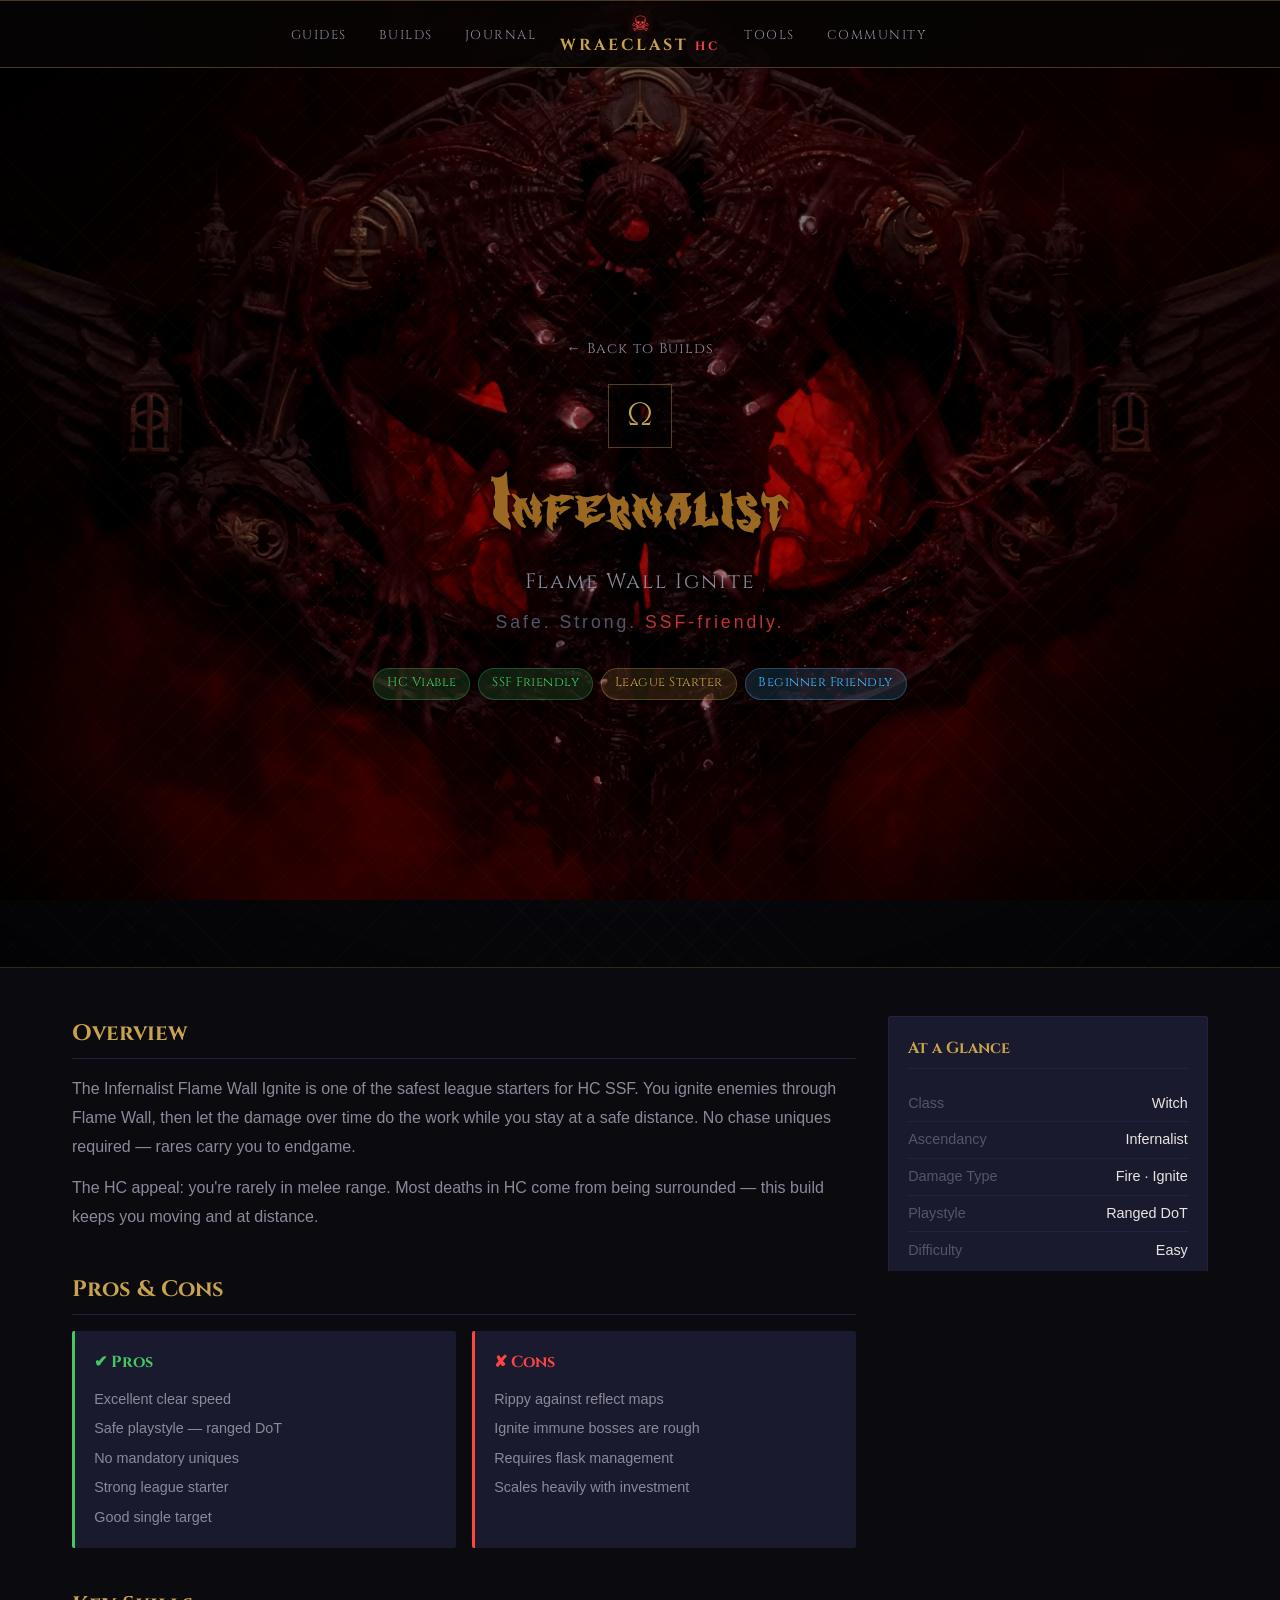
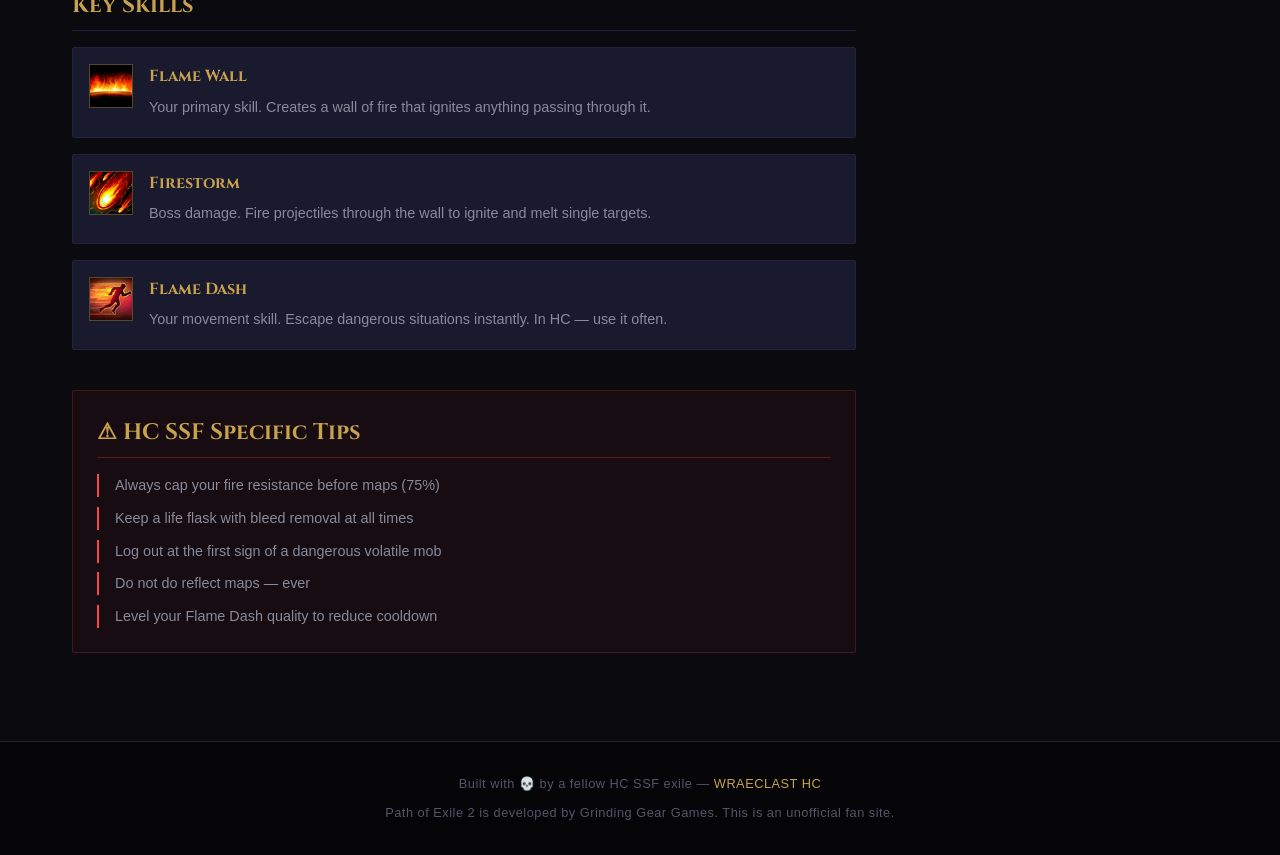
<file: builds/infernalist.html>
<!DOCTYPE html>
<html lang="en">
<head>
    <meta charset="UTF-8">
    <meta name="viewport" content="width=device-width, initial-scale=1.0">
    <title>Infernalist — Flame Wall Ignite | WRAECLAST HC</title>

    <meta name="description" content="Full HC SSF build guide for the Infernalist Flame Wall Ignite. Skills, passives, gear priorities, and levelling tips.">
    <meta property="og:title" content="Infernalist — Flame Wall Ignite | WRAECLAST HC">
    <meta property="og:description" content="Safe, strong, SSF-friendly. The ultimate HC league starter.">
    <meta property="og:url" content="https://ninotsenov101.github.io/poe2-hc-ssf/builds/infernalist.html">

    <link rel="icon" href="../assets/images/favicon.svg" type="image/svg+xml">

    <!--
    Note the "../" before css/style.css
    This file is inside the builds/ folder, so we need to
    go UP one level (..) to reach the root, then into css/.
    This is called a "relative path".
    -->
    <link rel="preconnect" href="https://fonts.googleapis.com">
    <link rel="preconnect" href="https://fonts.gstatic.com" crossorigin>
    <link rel="stylesheet" href="https://fonts.googleapis.com/css2?family=Cinzel:wght@400;600;700&display=swap">
    <link rel="stylesheet" href="../css/style.css">
    <link rel="stylesheet" href="../css/build-page.css">
</head>

<body>

    <!-- ========== NAVIGATION ========== -->
    <nav>
        <button class="nav-toggle" aria-label="Open navigation menu" aria-expanded="false">
            <span class="hamburger-icon">☰</span>
        </button>

        <ul class="nav-links nav-left">
            <li><a href="../index.html#guides">Guides</a></li>
            <li><a href="../index.html#builds">Builds</a></li>
            <li><a href="../index.html#journal">Journal</a></li>
        </ul>

        <a href="../index.html" class="logo">
            <span class="logo-skull">☠</span>
            <span class="logo-text">WRAECLAST<em> HC</em></span>
        </a>

        <ul class="nav-links nav-right">
            <li><a href="../index.html#tools">Tools</a></li>
            <li><a href="../index.html#community">Community</a></li>
        </ul>
    </nav>

    <!-- ========== BUILD HERO ========== -->
    <header class="hero build-hero">
        <div class="build-hero-content">
            <a href="../index.html#builds" class="back-link">← Back to Builds</a>
            <div class="card-icon" style="width: 64px; height: 64px; font-size: 2rem; margin: 0 auto 1rem;">Ω</div>
            <h1>Infernalist</h1>
            <p class="build-subtitle">Flame Wall Ignite</p>
            <p class="tagline">Safe. Strong. <em>SSF-friendly.</em></p>
            <div class="build-badges">
                <span class="badge badge-green">HC Viable</span>
                <span class="badge badge-green">SSF Friendly</span>
                <span class="badge badge-gold">League Starter</span>
                <span class="badge badge-blue">Beginner Friendly</span>
            </div>
        </div>
    </header>

    <!-- ========== BUILD CONTENT ========== -->
    <main>
        <div class="build-layout">

            <!-- ── LEFT COLUMN: Main content ── -->
            <div class="build-main">

                <!-- Overview -->
                <section class="build-section">
                    <h2>Overview</h2>
                    <p>
                        The Infernalist Flame Wall Ignite is one of the safest league starters
                        for HC SSF. You ignite enemies through Flame Wall, then let the damage
                        over time do the work while you stay at a safe distance.
                        No chase uniques required — rares carry you to endgame.
                    </p>
                    <p>
                        The HC appeal: you're rarely in melee range. Most deaths in HC come
                        from being surrounded — this build keeps you moving and at distance.
                    </p>
                </section>

                <!-- Pros & Cons -->
                <section class="build-section">
                    <h2>Pros & Cons</h2>
                    <div class="pros-cons">
                        <div class="pros">
                            <h3>✔ Pros</h3>
                            <ul>
                                <li>Excellent clear speed</li>
                                <li>Safe playstyle — ranged DoT</li>
                                <li>No mandatory uniques</li>
                                <li>Strong league starter</li>
                                <li>Good single target</li>
                            </ul>
                        </div>
                        <div class="cons">
                            <h3>✘ Cons</h3>
                            <ul>
                                <li>Rippy against reflect maps</li>
                                <li>Ignite immune bosses are rough</li>
                                <li>Requires flask management</li>
                                <li>Scales heavily with investment</li>
                            </ul>
                        </div>
                    </div>
                </section>

                <!-- Key Skills -->
                <section class="build-section">
                    <h2>Key Skills</h2>
                    <div class="skill-list">
                        <div class="skill-item">
                            <div class="skill-icon"><img src="../assets/images/skills/Flame_Wall.png" alt="Flame Wall"></div>
                            <div class="skill-info">
                                <h3>Flame Wall</h3>
                                <p>Your primary skill. Creates a wall of fire that ignites anything passing through it.</p>
                            </div>
                        </div>
                        <div class="skill-item">
                            <div class="skill-icon"><img src="../assets/images/skills/Firestorm.png" alt="Firestorm"></div>
                            <div class="skill-info">
                                <h3>Firestorm</h3>
                                <p>Boss damage. Fire projectiles through the wall to ignite and melt single targets.</p>
                            </div>
                        </div>
                        <div class="skill-item">
                            <div class="skill-icon"><img src="../assets/images/skills/Flame_Dash.png" alt="Flame Dash"></div>
                            <div class="skill-info">
                                <h3>Flame Dash</h3>
                                <p>Your movement skill. Escape dangerous situations instantly. In HC — use it often.</p>
                            </div>
                        </div>
                    </div>
                </section>

                <!-- HC Tips -->
                <section class="build-section hc-warning">
                    <h2>⚠ HC SSF Specific Tips</h2>
                    <ul class="tip-list">
                        <li>Always cap your fire resistance before maps (75%)</li>
                        <li>Keep a life flask with bleed removal at all times</li>
                        <li>Log out at the first sign of a dangerous volatile mob</li>
                        <li>Do not do reflect maps — ever</li>
                        <li>Level your Flame Dash quality to reduce cooldown</li>
                    </ul>
                </section>

            </div>

            <!-- ── RIGHT COLUMN: Quick reference ── -->
            <aside class="build-sidebar">

                <div class="sidebar-card">
                    <h3>At a Glance</h3>
                    <table class="stat-table">
                        <tr><td>Class</td><td>Witch</td></tr>
                        <tr><td>Ascendancy</td><td>Infernalist</td></tr>
                        <tr><td>Damage Type</td><td>Fire · Ignite</td></tr>
                        <tr><td>Playstyle</td><td>Ranged DoT</td></tr>
                        <tr><td>Difficulty</td><td>Easy</td></tr>
                    </table>
                </div>

                <div class="sidebar-card">
                    <h3>Gear Priority</h3>
                    <ol class="gear-list">
                        <li>Fire resistance cap <span class="priority high">Critical</span></li>
                        <li>Life on gear <span class="priority high">Critical</span></li>
                        <li>Ignite damage <span class="priority med">Important</span></li>
                        <li>Cast speed <span class="priority med">Important</span></li>
                        <li>Cooldown recovery <span class="priority low">Nice to have</span></li>
                    </ol>
                </div>

                <div class="sidebar-card">
                    <h3>Difficulty Rating</h3>
                    <div class="rating-row"><span>HC Safety</span><div class="stars">★★★★☆</div></div>
                    <div class="rating-row"><span>SSF Ease</span><div class="stars">★★★★☆</div></div>
                    <div class="rating-row"><span>Boss Kill</span><div class="stars">★★★☆☆</div></div>
                    <div class="rating-row"><span>Clear Speed</span><div class="stars">★★★★☆</div></div>
                </div>

            </aside>

        </div>
    </main>

    <!-- ========== FOOTER ========== -->
    <footer>
        <p>Built with 💀 by a fellow HC SSF exile — <a href="../index.html">WRAECLAST HC</a></p>
        <p style="margin-top: 0.5rem;">Path of Exile 2 is developed by Grinding Gear Games. This is an unofficial fan site.</p>
    </footer>

    <button class="scroll-top" aria-label="Scroll to top">▲</button>

    <script src="../js/main.js" defer></script>

</body>
</html>
</file>
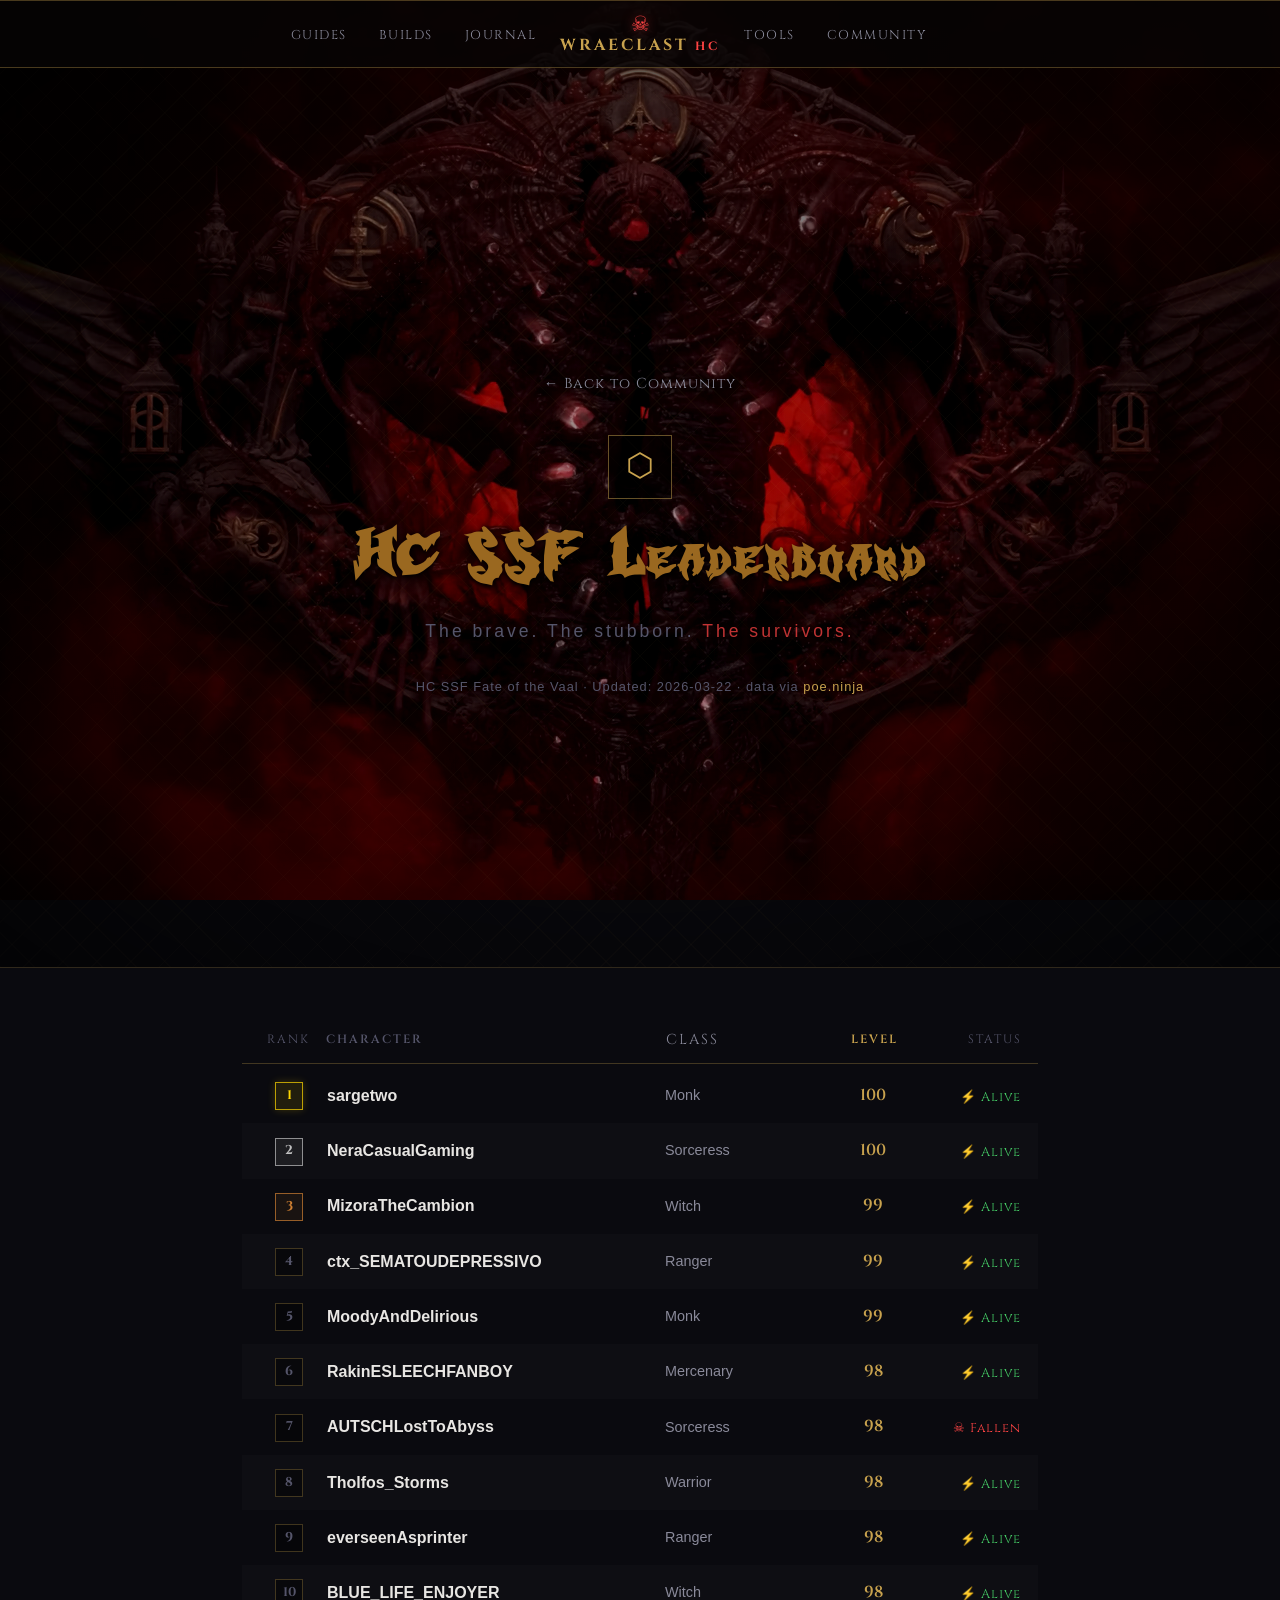
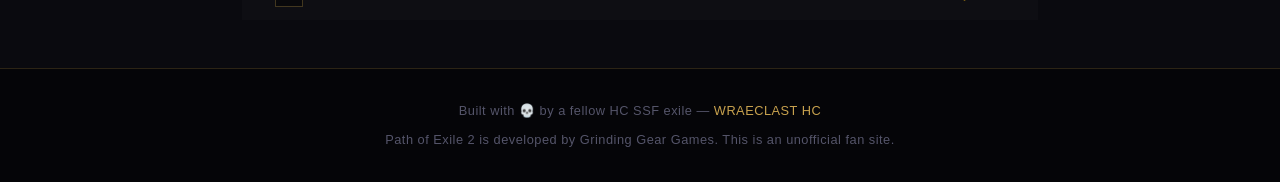
<file: tools/leaderboard.html>
<!DOCTYPE html>
<html lang="en">
<head>
    <meta charset="UTF-8">
    <meta name="viewport" content="width=device-width, initial-scale=1.0">
    <title>HC SSF Leaderboard | WRAECLAST HC</title>

    <meta name="description" content="Live top 10 HC SSF characters this league. Updated in real time from poe.ninja.">
    <meta property="og:title" content="HC SSF Leaderboard | WRAECLAST HC">
    <meta property="og:url" content="https://ninotsenov101.github.io/poe2-hc-ssf/tools/leaderboard.html">

    <link rel="icon" href="../assets/images/favicon.svg" type="image/svg+xml">
    <link rel="preconnect" href="https://fonts.googleapis.com">
    <link rel="preconnect" href="https://fonts.gstatic.com" crossorigin>
    <link rel="stylesheet" href="https://fonts.googleapis.com/css2?family=Cinzel:wght@400;600;700&display=swap">
    <link rel="stylesheet" href="../css/style.css">
    <link rel="stylesheet" href="../css/leaderboard.css">
</head>

<body>

    <!-- ========== NAVIGATION ========== -->
    <nav>
        <button class="nav-toggle" aria-label="Open navigation menu" aria-expanded="false">
            <span class="hamburger-icon">☰</span>
        </button>

        <ul class="nav-links nav-left">
            <li><a href="../index.html#guides">Guides</a></li>
            <li><a href="../index.html#builds">Builds</a></li>
            <li><a href="../index.html#journal">Journal</a></li>
        </ul>

        <a href="../index.html" class="logo">
            <span class="logo-skull">☠</span>
            <span class="logo-text">WRAECLAST<em> HC</em></span>
        </a>

        <ul class="nav-links nav-right">
            <li><a href="../index.html#tools">Tools</a></li>
            <li><a href="../index.html#community">Community</a></li>
        </ul>
    </nav>

    <!-- ========== HERO ========== -->
    <header class="hero">
        <div style="position: relative; z-index: 1;">
            <a href="../index.html#community" class="back-link">← Back to Community</a>
            <div class="card-icon" style="width: 64px; height: 64px; font-size: 2rem; margin: 1rem auto; border-color: rgba(200,162,78,0.5); color: var(--accent-primary);">⬡</div>
            <h1>HC SSF Leaderboard</h1>
            <p class="tagline">The brave. The stubborn. <em>The survivors.</em></p>
            <p class="leaderboard-source">
                <span id="lb-league">HC SSF</span> ·
                <span id="lb-updated"></span> ·
                data via <a href="https://poe.ninja" target="_blank" rel="noopener">poe.ninja</a>
            </p>
        </div>
    </header>

    <main>
        <div class="leaderboard-wrap">

            <!-- ── LOADING STATE ── -->
            <div class="lb-state" id="lb-loading">
                <div class="spinner"></div>
                <p>Fetching the fallen and the surviving...</p>
            </div>

            <!-- ── ERROR STATE ── -->
            <div class="lb-state lb-error" id="lb-error" style="display:none;">
                <p class="lb-error-icon">✠</p>
                <p class="lb-error-title">Could not load leaderboard</p>
                <p class="lb-error-msg" id="lb-error-msg"></p>
                <p class="lb-error-sub">
                    This usually means the API blocked our request (CORS).<br>
                    Check the browser console for details.
                </p>
                <a href="https://poe.ninja/poe2/builds/vaalhcssf" target="_blank" rel="noopener" class="lb-fallback-link">
                    View leaderboard directly on poe.ninja →
                </a>
            </div>

            <!-- ── LEADERBOARD TABLE ── -->
            <div id="lb-table" style="display:none;">

                <div class="lb-header-row">
                    <span class="col-rank">Rank</span>
                    <span class="col-name">Character</span>
                    <span class="col-class">Class</span>
                    <span class="col-level">Level</span>
                    <span class="col-status">Status</span>
                </div>

                <div id="lb-rows"></div>

            </div>

        </div>
    </main>

    <footer>
        <p>Built with 💀 by a fellow HC SSF exile — <a href="../index.html">WRAECLAST HC</a></p>
        <p style="margin-top: 0.5rem;">Path of Exile 2 is developed by Grinding Gear Games. This is an unofficial fan site.</p>
    </footer>

    <button class="scroll-top" aria-label="Scroll to top">▲</button>

    <script src="../js/main.js" defer></script>
    <script src="../js/leaderboard.js" defer></script>

</body>
</html>
</file>
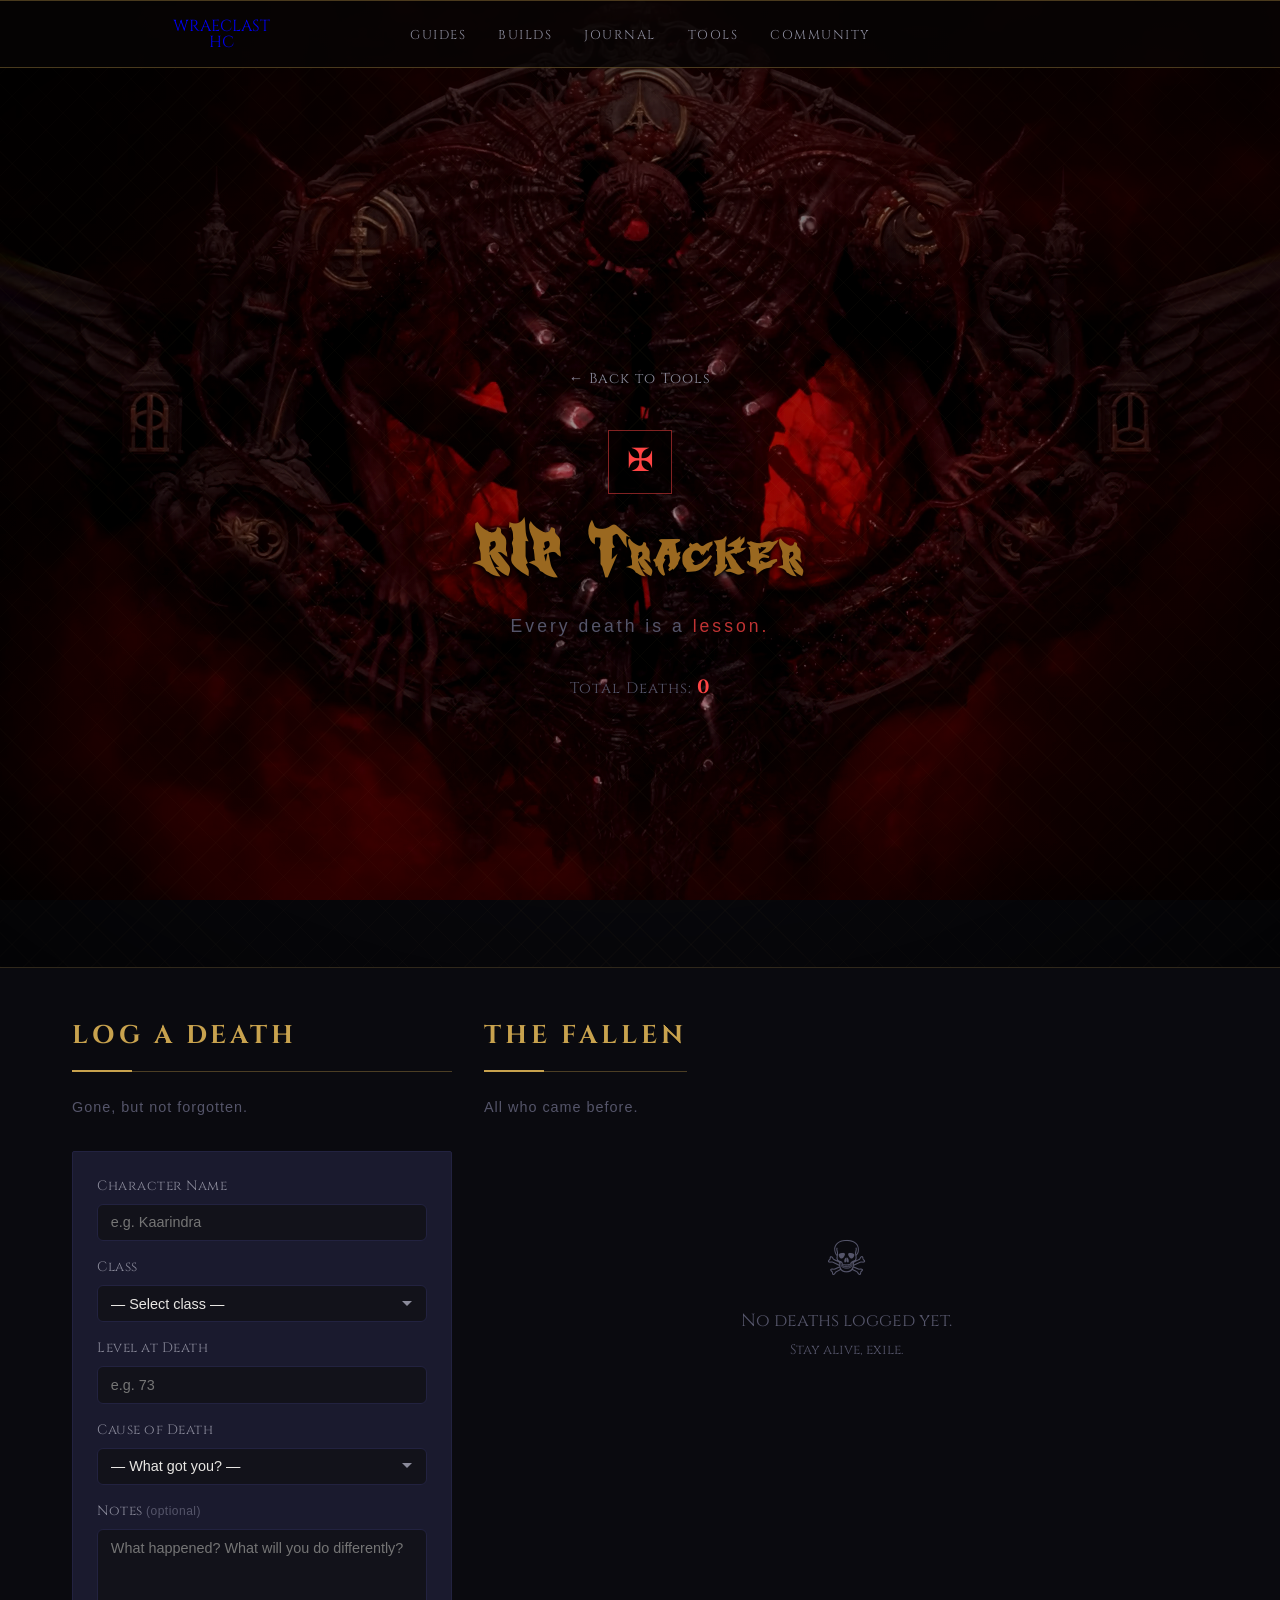
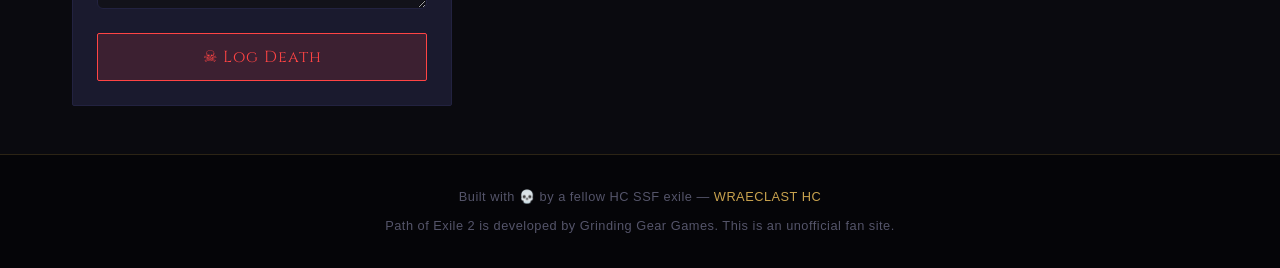
<file: tools/rip-tracker.html>
<!DOCTYPE html>
<html lang="en">
<head>
    <meta charset="UTF-8">
    <meta name="viewport" content="width=device-width, initial-scale=1.0">
    <title>RIP Tracker | WRAECLAST HC</title>

    <meta name="description" content="Track every HC SSF death. Log your fallen exiles, see your patterns, learn from your mistakes.">
    <meta property="og:title" content="RIP Tracker | WRAECLAST HC">
    <meta property="og:url" content="https://ninotsenov101.github.io/poe2-hc-ssf/tools/rip-tracker.html">

    <link rel="icon" href="../assets/images/favicon.svg" type="image/svg+xml">
    <link rel="preconnect" href="https://fonts.googleapis.com">
    <link rel="preconnect" href="https://fonts.gstatic.com" crossorigin>
    <link rel="stylesheet" href="https://fonts.googleapis.com/css2?family=Cinzel:wght@400;600;700&display=swap">
    <link rel="stylesheet" href="../css/style.css">
    <link rel="stylesheet" href="../css/rip-tracker.css">
</head>

<body>

    <!-- ========== NAVIGATION ========== -->
    <nav>
        <a href="../index.html" class="logo">WRAECLAST<span> HC</span></a>
        <button class="nav-toggle" aria-label="Open navigation menu" aria-expanded="false">
            <span class="hamburger-icon">☰</span>
        </button>
        <ul class="nav-links">
            <li><a href="../index.html#guides">Guides</a></li>
            <li><a href="../index.html#builds">Builds</a></li>
            <li><a href="../index.html#journal">Journal</a></li>
            <li><a href="../index.html#tools">Tools</a></li>
            <li><a href="../index.html#community">Community</a></li>
        </ul>
    </nav>

    <!-- ========== HERO ========== -->
    <header class="hero">
        <div style="position: relative; z-index: 1;">
            <a href="../index.html#tools" class="back-link">← Back to Tools</a>
            <div class="card-icon" style="width: 64px; height: 64px; font-size: 2rem; margin: 1rem auto; border-color: rgba(255, 68, 68, 0.5); color: #ff4444;">✠</div>
            <h1>RIP Tracker</h1>
            <p class="tagline">Every death is a <em>lesson.</em></p>
            <!-- Live death counter — updated by JavaScript -->
            <p class="rip-count">Total Deaths: <span id="death-count">0</span></p>
        </div>
    </header>

    <main>
        <div class="tracker-layout">

            <!-- ── LEFT: Log a new death ── -->
            <div class="tracker-form-wrap">
                <h2 class="section-title">Log a Death</h2>
                <p class="section-subtitle">Gone, but not forgotten.</p>

                <!--
                <form> groups all the inputs together.
                We listen for its "submit" event in JavaScript
                instead of individual button clicks — this also
                handles pressing Enter inside a text field.
                -->
                <form class="rip-form" id="rip-form">

                    <div class="form-group">
                        <label for="char-name">Character Name</label>
                        <input
                            type="text"
                            id="char-name"
                            placeholder="e.g. Kaarindra"
                            maxlength="30"
                            required
                        >
                    </div>

                    <div class="form-group">
                        <label for="char-class">Class</label>
                        <!--
                        <select> creates a dropdown menu.
                        Each <option> is one item in the list.
                        -->
                        <select id="char-class" required>
                            <option value="">— Select class —</option>
                            <option>Witch</option>
                            <option>Sorceress</option>
                            <option>Ranger</option>
                            <option>Mercenary</option>
                            <option>Warrior</option>
                            <option>Monk</option>
                        </select>
                    </div>

                    <div class="form-group">
                        <label for="char-level">Level at Death</label>
                        <input
                            type="number"
                            id="char-level"
                            placeholder="e.g. 73"
                            min="1"
                            max="100"
                            required
                        >
                    </div>

                    <div class="form-group">
                        <label for="death-cause">Cause of Death</label>
                        <select id="death-cause" required>
                            <option value="">— What got you? —</option>
                            <option>One-shot by boss</option>
                            <option>Surrounded by monsters</option>
                            <option>Volatile mobs</option>
                            <option>Desynced/lag</option>
                            <option>Disconnect</option>
                            <option>Stood in fire</option>
                            <option>Overconfidence</option>
                            <option>Map modifier</option>
                            <option>Reflect damage</option>
                            <option>Other</option>
                        </select>
                    </div>

                    <div class="form-group">
                        <label for="death-notes">Notes <span class="optional">(optional)</span></label>
                        <textarea
                            id="death-notes"
                            placeholder="What happened? What will you do differently?"
                            rows="3"
                            maxlength="200"
                        ></textarea>
                    </div>

                    <button type="submit" class="submit-btn">
                        ☠ Log Death
                    </button>

                </form>
            </div>

            <!-- ── RIGHT: Death log ── -->
            <div class="tracker-log-wrap">
                <div class="log-header">
                    <div>
                        <h2 class="section-title">The Fallen</h2>
                        <p class="section-subtitle">All who came before.</p>
                    </div>
                    <!--
                    This button only shows when there are deaths logged.
                    JavaScript shows/hides it.
                    -->
                    <button class="clear-btn" id="clear-btn" style="display:none">
                        Clear All
                    </button>
                </div>

                <!--
                This empty div is our "canvas".
                JavaScript will fill it with death cards.
                When it's empty, we show the empty-state message.
                -->
                <div id="rip-log">
                    <div class="empty-state" id="empty-state">
                        <p>☠</p>
                        <p>No deaths logged yet.</p>
                        <p class="empty-sub">Stay alive, exile.</p>
                    </div>
                </div>
            </div>

        </div>
    </main>

    <footer>
        <p>Built with 💀 by a fellow HC SSF exile — <a href="../index.html">WRAECLAST HC</a></p>
        <p style="margin-top: 0.5rem;">Path of Exile 2 is developed by Grinding Gear Games. This is an unofficial fan site.</p>
    </footer>

    <button class="scroll-top" aria-label="Scroll to top">▲</button>

    <script src="../js/main.js" defer></script>
    <script src="../js/rip-tracker.js" defer></script>

</body>
</html>
</file>
<file: css/style.css>
/*
============================================================
STYLE.CSS — All visual design rules live here
============================================================
This file was separated from index.html on purpose.
HTML = what's on the page. CSS = how it looks.
Keeping them apart makes both files easier to read and edit.
============================================================
*/


/* ── GOTHIC FONT TRIALS ─────────────────────────────────────
   To switch hero font: change --hero-font below to any of:
     'Hostgard', 'CloisterBlack', 'KingthingsSpikeless',
     'FTVortex', 'Deadway', 'EvilSound'
   Each font file must be placed in assets/fonts/
─────────────────────────────────────────────────────────── */
@font-face {
    font-family: 'Hostgard';
    src: url('../assets/fonts/Hostgard.ttf') format('truetype');
}
@font-face {
    font-family: 'CloisterBlack';
    src: url('../assets/fonts/CloisterBlack.ttf') format('truetype');
}
@font-face {
    font-family: 'KingthingsSpikeless';
    src: url('../assets/fonts/KingthingsSpikeless.ttf') format('truetype');
}
@font-face {
    font-family: 'FTVortex';
    src: url('../assets/fonts/FTVortex.ttf') format('truetype');
}
@font-face {
    font-family: 'Deadway';
    src: url('../assets/fonts/Deadway.ttf') format('truetype');
}
@font-face {
    font-family: 'EvilSound';
    src: url('../assets/fonts/EvilSound.ttf') format('truetype');
}


/* ── 1. CSS VARIABLES (Custom Properties) ───────────────────
   Think of these as "named colors" we can reuse everywhere.
   If you want to change the whole site's look, just edit
   these values — everything updates automatically!
   We define them on :root so they work anywhere on the page.
─────────────────────────────────────────────────────────── */
:root {
    /* Dark, gritty base colors — inspired by Wraeclast */
    --bg-darkest: #0a0a0f;
    --bg-dark: #12121a;
    --bg-card: #1a1a2e;
    --bg-card-hover: #222240;

    /* Accent colors — a mix of PoE2 fire/ice/chaos */
    --accent-primary: #c8a24e;    /* Gold — like currency drops */
    --accent-secondary: #6e44ff;  /* Purple — like unique items */
    --accent-danger: #ff4444;     /* Red — HC death */
    --accent-ice: #44bbff;        /* Blue — cold skills */

    /* Text colors */
    --text-bright: #e8e6e3;
    --text-muted: #8a8a9a;
    --text-dim: #55556a;

    /* Spacing & sizing */
    --radius: 2px;       /* GGG uses sharp, angular corners — not rounded */
    --max-width: 1200px;
}


/* ── 2. CSS RESET & BASE STYLES ─────────────────────────────
   Browsers add their own default spacing and fonts.
   A "reset" removes those defaults so our design looks
   consistent across Chrome, Firefox, Safari, etc.

   *           = "select every element on the page"
   box-sizing  = padding doesn't add extra width (cleaner math)
─────────────────────────────────────────────────────────── */
*, *::before, *::after {
    margin: 0;
    padding: 0;
    box-sizing: border-box;
}

body {
    /*
    We list multiple fonts here as a "fallback chain".
    The browser tries them left to right:
      1. Cinzel        — our Google Font (loads from the web)
      2. Palatino      — a similar serif, built into most OSes
      3. serif         — whatever serif font the OS has

    For body text we still want a readable sans-serif.
    Cinzel is used only for headings (see below).
    */
    font-family: 'Segoe UI', Tahoma, Geneva, Verdana, sans-serif;
    color: var(--text-bright);
    line-height: 1.6;
    min-height: 100vh;

    background-color: var(--bg-darkest); /* fallback if image hasn't loaded */
}

/*
position: fixed on ::before means it covers exactly the viewport —
not the full page height. So background-size: cover scales to the
screen size, not the page size. Sharp image, no zoom-out problem.
z-index: -1 puts it behind everything else on the page.
*/
html::before {
    content: '';
    position: fixed;
    inset: 0;
    background-image:
        linear-gradient(rgba(10, 10, 15, 0.45), rgba(10, 10, 15, 0.45)),
        url('../assets/images/hero-bg.jpg');
    background-size: auto;
    background-position: center center;
    background-repeat: no-repeat;
    filter: contrast(1.15) brightness(1.05);
    z-index: -1;
}


/*
We define a reusable class for the fantasy font.
Anywhere we want Cinzel, we either add this class
or reference it directly in the CSS selector.
*/
.font-cinzel,
.logo,
h1, h2, h3,
.stat-number,
.stat-label {
    font-family: 'Cinzel', Palatino, serif;
}


/* ── 3. NAVIGATION BAR ──────────────────────────────────────
   display: grid with 3 columns:
     nav-left  (1fr) = takes equal share of available space
     .logo     (auto) = sized to its content, always centered
     nav-right (1fr) = takes equal share of available space
   This keeps the logo perfectly centered no matter how many
   links are on each side.
─────────────────────────────────────────────────────────── */
nav {
    display: grid;
    grid-template-columns: 1fr auto 1fr;
    align-items: center;
    padding: 0 2rem;
    min-height: 68px;
    background: rgba(6, 4, 4, 0.88);
    backdrop-filter: blur(14px);
    -webkit-backdrop-filter: blur(14px);
    border-top: 1px solid rgba(200, 162, 78, 0.35);
    border-bottom: 1px solid rgba(200, 162, 78, 0.35);
    position: sticky;
    top: 0;
    z-index: 100;
}

/* The centered logo — skull above, text below */
.logo {
    display: flex;
    flex-direction: column;
    align-items: center;
    text-decoration: none;
    padding: 0.4rem 1.5rem;
    line-height: 1;
}

.logo-skull {
    font-size: 1.3rem;
    color: var(--accent-danger);
    display: block;
    margin-bottom: 0.1rem;
    filter: drop-shadow(0 0 6px rgba(255, 68, 68, 0.6));
}

.logo-text {
    font-family: 'Cinzel', serif;
    font-size: 1rem;
    font-weight: 700;
    color: var(--accent-primary);
    letter-spacing: 3px;
    text-transform: uppercase;
}

.logo-text em {
    color: var(--accent-danger);
    font-style: normal;
    font-size: 0.75em;
}

/* Left links: flex from the right edge toward center */
.nav-links {
    display: flex;
    list-style: none;
    gap: 2rem;
    align-items: center;
}

.nav-left  { justify-content: flex-end; }
.nav-right { justify-content: flex-start; }

.nav-links a {
    color: var(--text-muted);
    text-decoration: none;
    font-family: 'Cinzel', serif;
    font-size: 0.8rem;
    letter-spacing: 1.5px;
    text-transform: uppercase;
    transition: color 0.25s ease;
    white-space: nowrap;
}

.nav-links a:hover { color: var(--accent-primary); }

.nav-links a.active {
    color: var(--accent-primary);
    border-bottom: 1px solid var(--accent-primary);
    padding-bottom: 2px;
}


/* ── 4. HERO SECTION ────────────────────────────────────────
   The "hero" is the big banner at the top of a page.
   It's the first thing visitors see — make it count!
─────────────────────────────────────────────────────────── */
.hero {
    text-align: center;
    min-height: 100vh;          /* fills the full screen height */
    display: flex;
    flex-direction: column;
    align-items: center;
    justify-content: center;    /* content sits in the true middle */
    padding: 6rem 2rem 4rem;
    background: transparent;
    border-bottom: 1px solid rgba(200, 162, 78, 0.2);
    position: relative;
    overflow: hidden;
}

.hero-eyebrow {
    font-family: 'Cinzel', serif;
    font-size: 0.75rem;
    letter-spacing: 7px;
    text-transform: uppercase;
    color: var(--accent-primary);
    opacity: 0.45;
    margin-bottom: 1.2rem;
    text-shadow: 0 0 20px rgba(200, 162, 78, 0.3);
}

.hero-sub {
    display: block;
    font-size: 0.5em;
    letter-spacing: 9px;
    color: #787878;
    margin-top: 0.5rem;
    text-shadow: 0 1px 4px rgba(0, 0, 0, 0.9);
}

/* Two CTA buttons side by side */
.hero-actions {
    display: flex;
    gap: 1rem;
    justify-content: center;
    flex-wrap: wrap;
    margin: 2rem 0;
}

/*
GGG-style buttons:
  - No border-radius — square corners
  - Primary uses a warm gold gradient fill, not just a tint
  - Secondary is outlined, no fill
  - Hover adds a glow, no bouncy translateY — feels weightier
*/
.hero-btn {
    font-family: 'FTVortex', 'Cinzel', serif;
    font-size: 0.85rem;
    letter-spacing: 3px;
    text-transform: uppercase;
    text-decoration: none;
    padding: 0.9rem 2.4rem;
    border-radius: 0;               /* sharp corners */
    transition: all 0.2s ease;
    display: inline-block;
}

.hero-btn-primary {
    background: linear-gradient(
        to bottom,
        rgba(200, 162, 78, 0.35),
        rgba(160, 120, 30, 0.35)
    );
    border: 1px solid var(--accent-primary);
    color: var(--accent-primary);
    box-shadow: inset 0 1px 0 rgba(255, 220, 120, 0.15);
}

.hero-btn-primary:hover {
    background: linear-gradient(
        to bottom,
        rgba(200, 162, 78, 0.5),
        rgba(160, 120, 30, 0.5)
    );
    box-shadow:
        inset 0 1px 0 rgba(255, 220, 120, 0.2),
        0 0 20px rgba(200, 162, 78, 0.3);
    color: #f0d070;
}

.hero-btn-secondary {
    background: rgba(8, 6, 10, 0.7);
    border: 1px solid rgba(255, 68, 68, 0.5);
    color: rgba(255, 68, 68, 0.85);
}

.hero-btn-secondary:hover {
    border-color: var(--accent-danger);
    color: var(--accent-danger);
    box-shadow: 0 0 16px rgba(255, 68, 68, 0.2);
    background: rgba(20, 6, 6, 0.8);
}

/*
::before is a "ghost" layer attached to .hero.
It has no HTML — CSS creates it automatically.
We use it to hold the texture pattern so the
hero's own styles stay clean.

inset: 0 = shorthand for top: 0, right: 0, bottom: 0, left: 0
         = stretch to fill the entire hero

z-index: 0 = sits behind the hero content (which is z-index 1)

Two repeating-linear-gradients layered on top of each other
create the crosshatch — one going 45°, one going -45°.
The colour is gold at 4% opacity — barely visible but present.
That's the sweet spot for texture: felt, not seen.
*/
.hero::before {
    content: '';            /* Required — pseudo-elements need this */
    position: absolute;
    inset: 0;
    background-image:
        radial-gradient(ellipse at center, transparent 30%, rgba(0, 0, 0, 0.65) 100%),
        repeating-linear-gradient(
            45deg,
            rgba(200, 162, 78, 0.03) 0px,
            rgba(200, 162, 78, 0.03) 1px,
            transparent 1px,
            transparent 24px
        ),
        repeating-linear-gradient(
            -45deg,
            rgba(200, 162, 78, 0.03) 0px,
            rgba(200, 162, 78, 0.03) 1px,
            transparent 1px,
            transparent 24px
        );
    pointer-events: none;
    z-index: 0;
}

/*
Without this, the hero text would sit BEHIND the ::before
pattern layer and disappear. z-index: 1 puts content on top.
*/
.hero > * {
    position: relative;
    z-index: 1;
}

.hero h1 {
    font-family: 'FTVortex', 'Cinzel', serif;
    font-variant: small-caps;
    font-size: clamp(2.2rem, 6vw, 4.5rem);
    color: #9a6820;
    margin-bottom: 0.75rem;
    letter-spacing: 4px;
    line-height: 1.25;
    text-shadow:
        0 2px 4px rgba(0, 0, 0, 1),
        0 4px 16px rgba(0, 0, 0, 0.9);
}

.hero .tagline {
    font-size: 1.1rem;
    color: var(--text-dim);
    margin-bottom: 2rem;
    letter-spacing: 3px;
    text-shadow: 0 1px 6px rgba(0, 0, 0, 0.9);
}

.hero .tagline em {
    color: rgba(255, 68, 68, 0.75);
    font-style: normal;
    text-shadow: 0 0 16px rgba(200, 0, 0, 0.2), 0 1px 4px rgba(0,0,0,0.9);
}

/*
Stats row: each stat block gets a thin gold left border —
like currency/item tooltips in PoE. Dividers between them
use a pseudo-element vertical line.
*/
.hero-stats {
    display: flex;
    justify-content: center;
    gap: 0;
    margin-top: 2.5rem;
    border: 1px solid rgba(200, 162, 78, 0.2);
}

.stat {
    text-align: center;
    padding: 1rem 2.5rem;
    border-right: 1px solid rgba(200, 162, 78, 0.2);
}

.stat:last-child {
    border-right: none;
}

.stat-number {
    display: block;
    font-size: 1.8rem;
    font-weight: 700;
    color: var(--accent-primary);
    text-shadow: 0 0 20px rgba(200, 162, 78, 0.4);
}

.stat-label {
    font-size: 0.7rem;
    color: var(--text-dim);
    text-transform: uppercase;
    letter-spacing: 2px;
    margin-top: 0.2rem;
    display: block;
}


/* ── 5. CONTENT SECTIONS & CARD GRID ───────────────────────
   Cards are a very common UI pattern — each card is a
   self-contained piece of content.

   display: grid = enables grid layout
   repeat(auto-fit, minmax(300px, 1fr))
     = automatically creates columns at least 300px wide,
       and fills available space — responsive with NO media
       queries needed just for this part!
─────────────────────────────────────────────────────────── */
.section {
    max-width: var(--max-width);
    margin: 0 auto;         /* Centers the section */
    padding: 3rem 2rem;
}

/*
GGG-style section header: title in gold, full-width ornate
separator line underneath. The gradient fades to transparent
on the right, giving it a dramatic "sword slash" look.
*/
.section-title {
    font-size: 1.6rem;
    color: var(--accent-primary);
    margin-bottom: 1.5rem;
    letter-spacing: 4px;
    text-transform: uppercase;
    display: block;
    padding-bottom: 0.85rem;
    border-bottom: 1px solid rgba(200, 162, 78, 0.35);
    position: relative;
}

/* Short thick gold bar — like a GGG accent mark */
.section-title::after {
    content: '';
    position: absolute;
    bottom: -1px;
    left: 0;
    width: 60px;
    height: 2px;
    background: var(--accent-primary);
}

.section-subtitle {
    color: var(--text-dim);
    margin-bottom: 2rem;
    font-size: 0.9rem;
    letter-spacing: 1px;
}

.card-grid {
    display: grid;
    grid-template-columns: repeat(auto-fit, minmax(300px, 1fr));
    gap: 1.5rem;
}

/*
GGG panel style:
  - Very dark, nearly opaque interior — like a stone panel
  - Visible gold border instead of the nearly-invisible white one
  - Sharp corners (--radius: 2px)
  - Corner marks via ::before — small L-shapes in each corner,
    a common motif in PoE UI panels
  - No blur — GGG panels feel solid, not glassy
*/
.card {
    background: rgba(6, 5, 10, 0.85);
    border: 1px solid rgba(200, 162, 78, 0.3);
    border-radius: var(--radius);
    padding: 1.75rem 1.5rem;
    transition: all 0.3s ease;
    cursor: pointer;
    position: relative;
}

/*
Corner accent marks — the small L-shaped gold corners you see
on PoE panels and tooltips. We draw them by giving ::before
a border on only two sides, then position it in the top-left.
We reuse the same trick with ::after for the bottom-right.
*/
.card::before,
.card::after {
    content: '';
    position: absolute;
    width: 10px;
    height: 10px;
    border-color: rgba(200, 162, 78, 0.6);
    border-style: solid;
    pointer-events: none;
    transition: border-color 0.3s ease;
}

.card::before {
    top: 4px; left: 4px;
    border-width: 1px 0 0 1px; /* top + left edges only */
}

.card::after {
    bottom: 4px; right: 4px;
    border-width: 0 1px 1px 0; /* bottom + right edges only */
}

.card:hover {
    background: rgba(12, 10, 20, 0.92);
    transform: translateY(-4px);
    box-shadow: 0 4px 20px rgba(200, 162, 78, 0.1);
    border-color: rgba(200, 162, 78, 0.55);
}

.card:hover::before,
.card:hover::after {
    border-color: rgba(200, 162, 78, 0.9);
}

/*
Each card type gets its own glow colour on hover.
We target cards that CONTAIN a specific tag class.
  .card:has(.tag-guide)  = "a card that has a .tag-guide inside it"

:has() is a modern CSS selector — it lets a parent react
to what's inside it. Previously this required JavaScript!

The glow is two box-shadows layered together (comma-separated):
  1. A tight, bright inner glow
  2. A wide, soft outer glow
Together they create a realistic light bloom effect.
*/
.card:has(.tag-guide):hover {
    border-color: rgba(110, 68, 255, 0.6);
    box-shadow: 0 4px 20px rgba(110, 68, 255, 0.15);
}
.card:has(.tag-guide):hover::before,
.card:has(.tag-guide):hover::after {
    border-color: rgba(110, 68, 255, 0.8);
}

.card:has(.tag-build):hover {
    border-color: rgba(200, 162, 78, 0.6);
    box-shadow: 0 4px 20px rgba(200, 162, 78, 0.18);
}
.card:has(.tag-build):hover::before,
.card:has(.tag-build):hover::after {
    border-color: rgba(200, 162, 78, 0.95);
}

.card:has(.tag-rip):hover {
    border-color: rgba(255, 68, 68, 0.6);
    box-shadow: 0 4px 20px rgba(255, 68, 68, 0.15);
}
.card:has(.tag-rip):hover::before,
.card:has(.tag-rip):hover::after {
    border-color: rgba(255, 68, 68, 0.8);
}

.card:has(.tag-tool):hover {
    border-color: rgba(68, 187, 255, 0.6);
    box-shadow: 0 4px 20px rgba(68, 187, 255, 0.15);
}
.card:has(.tag-tool):hover::before,
.card:has(.tag-tool):hover::after {
    border-color: rgba(68, 187, 255, 0.8);
}

/*
GEM SOCKET ICONS
─────────────────────────────────────────────────────────
Instead of big casual emoji, each icon is now a small square
"gem socket" — like the skill gem slots in the PoE UI.

How it works:
  - Fixed width/height square, always the same size
  - Dark background + colored border = the socket frame
  - Unicode symbol inside (Σ, ✦, ✠ etc.) in Cinzel font
  - Color changes per card type using :has() below
─────────────────────────────────────────────────────────
*/
.card-icon {
    width: 44px;
    height: 44px;
    display: flex;
    align-items: center;
    justify-content: center;
    border: 1px solid rgba(200, 162, 78, 0.4);
    background: rgba(0, 0, 0, 0.55);
    font-size: 1.15rem;
    margin-bottom: 1rem;
    font-family: 'Cinzel', serif;
    font-style: normal;
    color: var(--accent-primary);
    line-height: 1;
    transition: box-shadow 0.3s ease, border-color 0.3s ease;
    flex-shrink: 0;
}

/* Each card type colors its socket differently */
.card:has(.tag-guide) .card-icon {
    border-color: rgba(110, 68, 255, 0.5);
    color: var(--accent-secondary);
}

.card:has(.tag-build) .card-icon {
    border-color: rgba(200, 162, 78, 0.5);
    color: var(--accent-primary);
}

.card:has(.tag-rip) .card-icon {
    border-color: rgba(255, 68, 68, 0.5);
    color: var(--accent-danger);
}

.card:has(.tag-tool) .card-icon {
    border-color: rgba(68, 187, 255, 0.5);
    color: var(--accent-ice);
}

/* On hover, the socket glows to match the card border */
.card:has(.tag-guide):hover .card-icon {
    border-color: rgba(110, 68, 255, 0.8);
    box-shadow: 0 0 10px rgba(110, 68, 255, 0.3);
}

.card:has(.tag-build):hover .card-icon {
    border-color: rgba(200, 162, 78, 0.9);
    box-shadow: 0 0 10px rgba(200, 162, 78, 0.3);
}

.card:has(.tag-rip):hover .card-icon {
    border-color: rgba(255, 68, 68, 0.8);
    box-shadow: 0 0 10px rgba(255, 68, 68, 0.3);
}

.card:has(.tag-tool):hover .card-icon {
    border-color: rgba(68, 187, 255, 0.8);
    box-shadow: 0 0 10px rgba(68, 187, 255, 0.3);
}

.card h3 {
    color: var(--accent-primary);
    margin-bottom: 0.6rem;
    font-size: 1rem;
    letter-spacing: 2px;
    text-transform: uppercase;
    border-bottom: 1px solid rgba(200, 162, 78, 0.2);
    padding-bottom: 0.5rem;
}

.card p {
    color: var(--text-muted);
    font-size: 0.88rem;
    line-height: 1.65;
}

/*
Tags: no border-radius at all in GGG style.
Sharp rectangle with a left border accent instead of
a rounded pill — feels more like a UI badge.
*/
.card .tag {
    display: inline-block;
    margin-top: 0.85rem;
    padding: 0.15rem 0.55rem;
    font-size: 0.7rem;
    border-radius: 0;
    border-left: 2px solid currentColor;
    text-transform: uppercase;
    letter-spacing: 1.5px;
    font-family: 'Cinzel', serif;
}

.tag-guide { background: rgba(110, 68, 255, 0.12); color: var(--accent-secondary); }
.tag-build { background: rgba(200, 162, 78, 0.12); color: var(--accent-primary); }
.tag-tool  { background: rgba(68, 187, 255, 0.12); color: var(--accent-ice); }
.tag-rip   { background: rgba(255, 68, 68, 0.12);  color: var(--accent-danger); }

/*
.card-link wraps a whole card in an <a> tag.
We reset the link's default styles so it doesn't
look like a blue underlined hyperlink.
display: block makes it fill the grid cell fully.
*/
.card-link,
.card-link * {
    text-decoration: none;
    color: inherit;
}

/*
"Read build →" hint — hidden by default,
slides in from the left on hover.
*/
.card-arrow {
    display: block;
    margin-top: 0.75rem;
    font-size: 0.85rem;
    color: var(--accent-primary);
    font-family: 'Cinzel', serif;
    opacity: 0;
    transform: translateX(-6px);
    transition: opacity 0.3s ease, transform 0.3s ease;
}

.card-link:hover .card-arrow {
    opacity: 1;
    transform: translateX(0);
}


/* ── 6. FOOTER ──────────────────────────────────────────────
   Sits at the bottom. Centered, muted colors.
─────────────────────────────────────────────────────────── */
footer {
    text-align: center;
    padding: 2rem;
    border-top: 1px solid rgba(200, 162, 78, 0.2);
    color: var(--text-dim);
    font-size: 0.8rem;
    letter-spacing: 0.5px;
    background: rgba(4, 3, 6, 0.7);
}

footer a {
    color: var(--accent-primary);
    text-decoration: none;
}


/* ── 7. SCROLL-TO-TOP BUTTON ────────────────────────────────
   position: fixed = stays glued to the screen corner
   even as you scroll. Coordinates are from the bottom-right.

   opacity: 0 + pointer-events: none = invisible AND
   unclickable by default. JS adds .visible to show it.

   transition animates the opacity so it fades in/out
   smoothly instead of snapping on and off.
─────────────────────────────────────────────────────────── */
.scroll-top {
    position: fixed;
    bottom: 2rem;
    right: 2rem;
    width: 40px;
    height: 40px;
    background: rgba(6, 5, 10, 0.9);
    border: 1px solid rgba(200, 162, 78, 0.4);
    border-radius: 0;            /* sharp — no border-radius */
    color: var(--accent-primary);
    font-size: 0.9rem;
    cursor: pointer;
    opacity: 0;
    pointer-events: none;
    transition: opacity 0.3s ease, background 0.2s ease, border-color 0.2s ease;
    z-index: 200;
}

.scroll-top:hover {
    background: rgba(20, 16, 30, 0.95);
    border-color: var(--accent-primary);
    box-shadow: 0 0 12px rgba(200, 162, 78, 0.2);
}

/*
When JS adds the .visible class, the button fades in
and becomes clickable.
*/
.scroll-top.visible {
    opacity: 1;
    pointer-events: auto;
}


/* ── 8. HAMBURGER BUTTON ────────────────────────────────────
   The toggle button exists in the HTML at all times,
   but we HIDE it on desktop. It only appears on mobile.
─────────────────────────────────────────────────────────── */
.nav-toggle {
    display: none; /* Hidden on desktop — shown in mobile query below */
    background: none;
    border: 1px solid rgba(200, 162, 78, 0.4);
    border-radius: 0;            /* sharp */
    color: var(--accent-primary);
    font-size: 1.4rem;
    padding: 0.3rem 0.7rem;
    cursor: pointer;
    transition: background 0.2s ease, border-color 0.2s ease;
    line-height: 1;
}

.nav-toggle:hover {
    background: rgba(200, 162, 78, 0.1);
}


/* ── 8. RESPONSIVE DESIGN ───────────────────────────────────
   @media queries let us change styles based on screen size.
   Everything inside this block ONLY applies when the screen
   is 768px wide or narrower (phones and small tablets).
─────────────────────────────────────────────────────────── */
@media (max-width: 768px) {

    /* Stack into a single column: hamburger + logo on top row,
       links expand below on open */
    nav {
        grid-template-columns: auto 1fr auto;
        grid-template-rows: auto auto;
        padding: 0.5rem 1rem;
        min-height: unset;
    }

    .nav-toggle { display: block; grid-column: 1; }
    .logo       { grid-column: 2; padding: 0.4rem 0; }

    /* Both link lists collapse into a single dropdown */
    .nav-links {
        grid-column: 1 / -1;  /* span all columns */
        flex-direction: column;
        gap: 0;
        max-height: 0;
        overflow: hidden;
        transition: max-height 0.3s ease;
        width: 100%;
    }

    .nav-left,
    .nav-right { justify-content: center; }

    .nav-links a {
        padding: 0.7rem 0;
        border-bottom: 1px solid rgba(200, 162, 78, 0.1);
        display: block;
        text-align: center;
    }

    nav.nav-open .nav-links { max-height: 400px; }

    .hero h1 { letter-spacing: 2px; }

    .hero-stats {
        flex-direction: column;
        gap: 1.5rem;
    }

    .card-grid { grid-template-columns: 1fr; }
}


/* ── 9. PAGE TRANSITIONS ─────────────────────────────────────
   Two things happen here:

   ENTER (page loads):
     The whole page fades in + slides up slightly.
     @keyframes defines the animation steps.
     "both" means the starting state applies even before
     the animation plays — so there's no flash of full opacity.

   EXIT (navigating away):
     JS adds .page-exit to <body>.
     CSS transitions opacity from 1 → 0.
     After 300ms, JS lets the browser navigate to the new page.
─────────────────────────────────────────────────────────── */
@keyframes pageFadeIn {
    from {
        opacity: 0;
        transform: translateY(10px);
    }
    to {
        opacity: 1;
        transform: translateY(0);
    }
}

/*
We add animation and transition directly to body.
animation     = plays once on page load (the fade-in)
transition    = makes the opacity change smooth when .page-exit is added
*/
body {
    animation: pageFadeIn 0.4s ease both;
    transition: opacity 0.25s ease, transform 0.25s ease;
}

body.page-exit {
    opacity: 0;
    transform: translateY(-6px);
    animation: none; /* cancel the enter animation so they don't conflict */
}
</file>
<file: css/build-page.css>
/*
============================================================
BUILD-PAGE.CSS — Styles specific to build detail pages
============================================================
We keep these separate from style.css because they only
apply to build pages, not the home page. Loading only
what you need is good practice.
============================================================
*/


/* ── BACK LINK ──────────────────────────────────────────────── */
.back-link {
    display: inline-block;
    color: var(--text-muted);
    text-decoration: none;
    font-size: 0.9rem;
    margin-bottom: 1.5rem;
    transition: color 0.2s ease;
    font-family: 'Cinzel', serif;
    letter-spacing: 1px;
}

.back-link:hover {
    color: var(--accent-primary);
}


/* ── BUILD HERO ─────────────────────────────────────────────── */
.build-hero {
    padding: 3rem 2rem;
}

.build-hero-content {
    max-width: 700px;
    margin: 0 auto;
}

.build-subtitle {
    font-family: 'Cinzel', serif;
    font-size: 1.3rem;
    color: var(--text-muted);
    margin-bottom: 0.5rem;
    letter-spacing: 2px;
}

/* Badges row — coloured pills showing build properties */
.build-badges {
    display: flex;
    flex-wrap: wrap;
    justify-content: center;
    gap: 0.5rem;
    margin-top: 1.5rem;
}

.badge {
    padding: 0.3rem 0.8rem;
    border-radius: 20px;
    font-size: 0.8rem;
    font-family: 'Cinzel', serif;
    letter-spacing: 0.5px;
    border: 1px solid transparent;
}

.badge-green { background: rgba(68, 200, 100, 0.15); color: #44c864; border-color: rgba(68, 200, 100, 0.3); }
.badge-gold  { background: rgba(200, 162, 78, 0.15); color: var(--accent-primary); border-color: rgba(200, 162, 78, 0.3); }
.badge-blue  { background: rgba(68, 187, 255, 0.15); color: var(--accent-ice); border-color: rgba(68, 187, 255, 0.3); }


/* ── PAGE LAYOUT ────────────────────────────────────────────── */
/*
Two-column layout: main content on the left,
quick-reference sidebar on the right.

On mobile (see bottom) it stacks into one column.
*/
.build-layout {
    display: grid;
    grid-template-columns: 1fr 320px;
    gap: 2rem;
    max-width: var(--max-width);
    margin: 0 auto;
    padding: 3rem 2rem;
    align-items: start;
}


/* ── BUILD SECTIONS (left column) ───────────────────────────── */
.build-section {
    margin-bottom: 2.5rem;
}

.build-section h2 {
    font-size: 1.4rem;
    color: var(--accent-primary);
    margin-bottom: 1rem;
    padding-bottom: 0.4rem;
    border-bottom: 1px solid var(--bg-card-hover);
}

.build-section p {
    color: var(--text-muted);
    line-height: 1.8;
    margin-bottom: 0.8rem;
}


/* ── PROS & CONS ────────────────────────────────────────────── */
.pros-cons {
    display: grid;
    grid-template-columns: 1fr 1fr;
    gap: 1rem;
}

.pros, .cons {
    background: var(--bg-card);
    border-radius: var(--radius);
    padding: 1.2rem;
}

.pros { border-left: 3px solid #44c864; }
.cons { border-left: 3px solid var(--accent-danger); }

.pros h3 { color: #44c864; margin-bottom: 0.75rem; font-size: 1rem; }
.cons h3 { color: var(--accent-danger); margin-bottom: 0.75rem; font-size: 1rem; }

.pros ul, .cons ul {
    list-style: none;
    display: flex;
    flex-direction: column;
    gap: 0.4rem;
}

.pros ul li, .cons ul li {
    color: var(--text-muted);
    font-size: 0.9rem;
}


/* ── SKILL LIST ─────────────────────────────────────────────── */
.skill-list {
    display: flex;
    flex-direction: column;
    gap: 1rem;
}

.skill-item {
    display: flex;
    gap: 1rem;
    align-items: flex-start;
    background: var(--bg-card);
    border-radius: var(--radius);
    padding: 1rem;
    border: 1px solid var(--bg-card-hover);
}

.skill-icon {
    width: 44px;
    height: 44px;
    flex-shrink: 0;
    border: 1px solid rgba(200, 162, 78, 0.4);
    background: rgba(0, 0, 0, 0.55);
    overflow: hidden;
    display: flex;
    align-items: center;
    justify-content: center;
}

.skill-icon img {
    width: 100%;
    height: 100%;
    object-fit: cover;
    display: block;
}

.skill-info h3 {
    color: var(--accent-primary);
    margin-bottom: 0.3rem;
    font-size: 1rem;
}

.skill-info p {
    color: var(--text-muted);
    font-size: 0.9rem;
    margin: 0;
}


/* ── HC WARNING BOX ─────────────────────────────────────────── */
.hc-warning {
    background: rgba(255, 68, 68, 0.05);
    border: 1px solid rgba(255, 68, 68, 0.2);
    border-radius: var(--radius);
    padding: 1.5rem;
}

.hc-warning h2 { border-color: rgba(255, 68, 68, 0.3); }

.tip-list {
    list-style: none;
    display: flex;
    flex-direction: column;
    gap: 0.6rem;
}

.tip-list li {
    color: var(--text-muted);
    font-size: 0.9rem;
    padding-left: 1rem;
    border-left: 2px solid var(--accent-danger);
}


/* ── SIDEBAR ────────────────────────────────────────────────── */
/*
position: sticky keeps the sidebar visible as you scroll
the main content. It stays in view until you reach the
bottom of the layout.
*/
.build-sidebar {
    display: flex;
    flex-direction: column;
    gap: 1.5rem;
    position: sticky;
    top: 80px;  /* 80px = height of the nav bar */
}

.sidebar-card {
    background: var(--bg-card);
    border: 1px solid var(--bg-card-hover);
    border-radius: var(--radius);
    padding: 1.2rem;
}

.sidebar-card h3 {
    color: var(--accent-primary);
    margin-bottom: 1rem;
    font-size: 1rem;
    padding-bottom: 0.4rem;
    border-bottom: 1px solid var(--bg-card-hover);
}

/* Stat table in the "At a Glance" sidebar card */
.stat-table {
    width: 100%;
    border-collapse: collapse;
    font-size: 0.9rem;
}

.stat-table td {
    padding: 0.4rem 0;
    border-bottom: 1px solid var(--bg-card-hover);
}

.stat-table td:first-child { color: var(--text-dim); }
.stat-table td:last-child  { color: var(--text-bright); text-align: right; }
.stat-table tr:last-child td { border-bottom: none; }

/* Gear priority list */
.gear-list {
    list-style: none;
    display: flex;
    flex-direction: column;
    gap: 0.5rem;
}

.gear-list li {
    display: flex;
    justify-content: space-between;
    align-items: center;
    color: var(--text-muted);
    font-size: 0.85rem;
}

.priority {
    font-size: 0.7rem;
    padding: 0.15rem 0.4rem;
    border-radius: 4px;
    text-transform: uppercase;
    font-family: 'Cinzel', serif;
}

.priority.high { background: rgba(255, 68, 68, 0.2); color: var(--accent-danger); }
.priority.med  { background: rgba(200, 162, 78, 0.2); color: var(--accent-primary); }
.priority.low  { background: rgba(68, 187, 255, 0.2); color: var(--accent-ice); }

/* Star ratings */
.rating-row {
    display: flex;
    justify-content: space-between;
    align-items: center;
    padding: 0.3rem 0;
    font-size: 0.85rem;
    color: var(--text-muted);
}

.stars { color: var(--accent-primary); letter-spacing: 2px; }


/* ── MOBILE ─────────────────────────────────────────────────── */
@media (max-width: 768px) {
    .build-layout {
        grid-template-columns: 1fr;  /* Stack into one column */
    }

    .build-sidebar {
        position: static;  /* Remove sticky on mobile */
    }

    .pros-cons {
        grid-template-columns: 1fr;  /* Stack pros/cons too */
    }
}
</file>
<file: css/leaderboard.css>
/*
============================================================
LEADERBOARD.CSS
Styles for the live HC SSF leaderboard page.
============================================================
*/

/* ── PAGE WRAPPER ────────────────────────────────────────── */
.leaderboard-wrap {
    max-width: 860px;
    margin: 0 auto;
    padding: 3rem 2rem;
}

/* Small "source" line under the hero tagline */
.leaderboard-source {
    font-size: 0.8rem;
    color: var(--text-dim);
    margin-top: 0.75rem;
    letter-spacing: 1px;
}

.leaderboard-source a {
    color: var(--accent-primary);
    text-decoration: none;
}

.leaderboard-source a:hover {
    text-decoration: underline;
}

/* Back link reuse from build pages */
.back-link {
    display: inline-block;
    color: var(--text-muted);
    text-decoration: none;
    font-size: 0.9rem;
    margin-bottom: 1.5rem;
    transition: color 0.2s ease;
    font-family: 'Cinzel', serif;
    letter-spacing: 1px;
}

.back-link:hover { color: var(--accent-primary); }


/* ── LOADING / ERROR STATES ─────────────────────────────── */
.lb-state {
    text-align: center;
    padding: 4rem 2rem;
    color: var(--text-muted);
}

/* Spinning ring animation for the loading state */
.spinner {
    width: 40px;
    height: 40px;
    border: 2px solid rgba(200, 162, 78, 0.2);
    border-top-color: var(--accent-primary);
    border-radius: 50%;
    margin: 0 auto 1.5rem;
    animation: spin 0.8s linear infinite;
}

@keyframes spin {
    to { transform: rotate(360deg); }
}

.lb-error { color: var(--accent-danger); }
.lb-error-icon { font-size: 2.5rem; margin-bottom: 0.5rem; }
.lb-error-title { font-family: 'Cinzel', serif; font-size: 1.2rem; margin-bottom: 0.5rem; }
.lb-error-msg {
    font-size: 0.85rem;
    background: rgba(255, 68, 68, 0.08);
    border: 1px solid rgba(255, 68, 68, 0.2);
    padding: 0.5rem 1rem;
    margin: 0.75rem auto;
    max-width: 400px;
    font-family: monospace;
    color: var(--text-muted);
}
.lb-error-sub { font-size: 0.85rem; color: var(--text-dim); margin-top: 0.5rem; }

.lb-fallback-link {
    display: inline-block;
    margin-top: 1.5rem;
    color: var(--accent-primary);
    text-decoration: none;
    font-family: 'Cinzel', serif;
    font-size: 0.85rem;
    letter-spacing: 1px;
    border-bottom: 1px solid rgba(200, 162, 78, 0.4);
    padding-bottom: 2px;
    transition: border-color 0.2s;
}

.lb-fallback-link:hover { border-color: var(--accent-primary); }


/* ── TABLE ───────────────────────────────────────────────── */
/* Header row */
.lb-header-row,
.lb-row {
    display: grid;
    grid-template-columns: 60px 1fr 160px 80px 100px;
    align-items: center;
    gap: 0.5rem;
    padding: 0.75rem 1rem;
}

.lb-header-row {
    font-family: 'Cinzel', serif;
    font-size: 0.75rem;
    letter-spacing: 2px;
    color: var(--text-dim);
    text-transform: uppercase;
    border-bottom: 1px solid rgba(200, 162, 78, 0.3);
    margin-bottom: 0.25rem;
}

/* Data rows */
.lb-row {
    border: 1px solid transparent;
    transition: background 0.2s, border-color 0.2s;
}

.lb-row:hover {
    background: var(--bg-card);
    border-color: rgba(200, 162, 78, 0.2);
}

/* Alternating row tint */
.lb-row:nth-child(even) {
    background: rgba(255, 255, 255, 0.02);
}

.lb-row:nth-child(even):hover {
    background: var(--bg-card);
}


/* ── COLUMNS ─────────────────────────────────────────────── */
.col-rank  { text-align: center; }
.col-name  { font-weight: 600; }
.col-class { color: var(--text-muted); font-size: 0.9rem; }
.col-level { color: var(--accent-primary); font-family: 'Cinzel', serif; font-weight: 600; text-align: center; }
.col-status { text-align: right; }

/* Character name link */
.col-name a {
    color: var(--text-bright);
    text-decoration: none;
    transition: color 0.2s;
}

.col-name a:hover { color: var(--accent-primary); }


/* ── RANK BADGES ─────────────────────────────────────────── */
.rank-badge {
    display: inline-flex;
    align-items: center;
    justify-content: center;
    width: 28px;
    height: 28px;
    font-family: 'Cinzel', serif;
    font-size: 0.8rem;
    font-weight: 700;
    border: 1px solid rgba(200, 162, 78, 0.3);
    background: rgba(0, 0, 0, 0.4);
    color: var(--text-dim);
}

/* Gold — 1st place */
.rank-1 {
    border-color: rgba(255, 215, 0, 0.7);
    color: #ffd700;
    background: rgba(255, 215, 0, 0.1);
    box-shadow: 0 0 8px rgba(255, 215, 0, 0.2);
}

/* Silver — 2nd place */
.rank-2 {
    border-color: rgba(192, 192, 192, 0.7);
    color: #c0c0c0;
    background: rgba(192, 192, 192, 0.08);
}

/* Bronze — 3rd place */
.rank-3 {
    border-color: rgba(205, 127, 50, 0.7);
    color: #cd7f32;
    background: rgba(205, 127, 50, 0.08);
}


/* ── STATUS BADGES ───────────────────────────────────────── */
.status-alive {
    font-size: 0.8rem;
    color: #44c864;
    font-family: 'Cinzel', serif;
    letter-spacing: 1px;
}

.status-dead {
    font-size: 0.8rem;
    color: var(--accent-danger);
    font-family: 'Cinzel', serif;
    letter-spacing: 1px;
}


/* ── MOBILE ──────────────────────────────────────────────── */
@media (max-width: 600px) {
    .lb-header-row,
    .lb-row {
        grid-template-columns: 44px 1fr 70px 60px;
    }

    /* Hide class column on small screens */
    .col-class { display: none; }
}
</file>
<file: css/rip-tracker.css>
/*
============================================================
RIP-TRACKER.CSS — Styles for the death tracker tool
============================================================
*/


/* ── BACK LINK (reused from build page) ─────────────────── */
.back-link {
    display: inline-block;
    color: var(--text-muted);
    text-decoration: none;
    font-size: 0.9rem;
    margin-bottom: 1.5rem;
    transition: color 0.2s ease;
    font-family: 'Cinzel', serif;
    letter-spacing: 1px;
}
.back-link:hover { color: var(--accent-primary); }


/* ── DEATH COUNTER IN HERO ───────────────────────────────── */
.rip-count {
    margin-top: 1rem;
    color: var(--text-dim);
    font-size: 0.95rem;
    font-family: 'Cinzel', serif;
    letter-spacing: 1px;
}

.rip-count span {
    color: var(--accent-danger);
    font-size: 1.2rem;
    font-weight: bold;
}


/* ── PAGE LAYOUT ─────────────────────────────────────────── */
.tracker-layout {
    display: grid;
    grid-template-columns: 380px 1fr;
    gap: 2rem;
    max-width: var(--max-width);
    margin: 0 auto;
    padding: 3rem 2rem;
    align-items: start;
}


/* ── FORM ────────────────────────────────────────────────── */
.tracker-form-wrap {
    position: sticky;
    top: 80px;
}

.rip-form {
    background: var(--bg-card);
    border: 1px solid var(--bg-card-hover);
    border-radius: var(--radius);
    padding: 1.5rem;
    display: flex;
    flex-direction: column;
    gap: 1rem;
    margin-top: 1.5rem;
}

/*
<label> tells the user what each input is for.
display: block puts the label on its own line above the input.
*/
.form-group {
    display: flex;
    flex-direction: column;
    gap: 0.4rem;
}

.form-group label {
    font-family: 'Cinzel', serif;
    font-size: 0.85rem;
    color: var(--text-muted);
    letter-spacing: 0.5px;
}

.optional {
    color: var(--text-dim);
    font-family: 'Segoe UI', sans-serif;
    font-size: 0.75rem;
}

/* Shared styles for input, select, textarea */
.rip-form input,
.rip-form select,
.rip-form textarea {
    background: var(--bg-dark);
    border: 1px solid var(--bg-card-hover);
    border-radius: 6px;
    color: var(--text-bright);
    font-family: 'Segoe UI', sans-serif;
    font-size: 0.9rem;
    padding: 0.6rem 0.8rem;
    transition: border-color 0.2s ease;
    width: 100%;
}

/* Highlight the active input with a gold border */
.rip-form input:focus,
.rip-form select:focus,
.rip-form textarea:focus {
    outline: none;
    border-color: var(--accent-primary);
}

/* Style the dropdown arrow to match the dark theme */
.rip-form select {
    appearance: none;
    background-image: url("data:image/svg+xml,%3Csvg xmlns='http://www.w3.org/2000/svg' width='12' height='12' viewBox='0 0 12 12'%3E%3Cpath fill='%238a8a9a' d='M6 8L1 3h10z'/%3E%3C/svg%3E");
    background-repeat: no-repeat;
    background-position: right 0.8rem center;
    padding-right: 2rem;
    cursor: pointer;
}

.rip-form select option {
    background: var(--bg-dark);
}

.rip-form textarea {
    resize: vertical;
    min-height: 80px;
}

.submit-btn {
    background: rgba(255, 68, 68, 0.15);
    border: 1px solid var(--accent-danger);
    border-radius: var(--radius);
    color: var(--accent-danger);
    font-family: 'Cinzel', serif;
    font-size: 1rem;
    letter-spacing: 1px;
    padding: 0.75rem;
    cursor: pointer;
    transition: background 0.2s ease, transform 0.1s ease;
    margin-top: 0.5rem;
}

.submit-btn:hover {
    background: rgba(255, 68, 68, 0.25);
    transform: translateY(-1px);
}

.submit-btn:active {
    transform: translateY(0);
}


/* ── DEATH LOG ───────────────────────────────────────────── */
.log-header {
    display: flex;
    justify-content: space-between;
    align-items: flex-start;
    margin-bottom: 0.5rem;
}

.clear-btn {
    background: none;
    border: 1px solid var(--text-dim);
    border-radius: var(--radius);
    color: var(--text-dim);
    font-size: 0.8rem;
    padding: 0.3rem 0.7rem;
    cursor: pointer;
    transition: all 0.2s ease;
    margin-top: 0.5rem;
}

.clear-btn:hover {
    border-color: var(--accent-danger);
    color: var(--accent-danger);
}


/* ── EMPTY STATE ─────────────────────────────────────────── */
.empty-state {
    text-align: center;
    padding: 4rem 2rem;
    color: var(--text-dim);
    font-family: 'Cinzel', serif;
}

.empty-state p:first-child {
    font-size: 3rem;
    margin-bottom: 0.5rem;
}

.empty-state p:nth-child(2) {
    font-size: 1.1rem;
    margin-bottom: 0.3rem;
}

.empty-sub {
    font-size: 0.85rem;
    color: var(--text-dim);
}


/* ── RIP CARDS (created by JavaScript) ──────────────────── */
.rip-card {
    background: var(--bg-card);
    border: 1px solid var(--bg-card-hover);
    border-left: 3px solid var(--accent-danger);
    border-radius: var(--radius);
    padding: 1.2rem;
    margin-bottom: 1rem;
    animation: slideIn 0.3s ease;
}

/*
Animate new cards sliding in from above.
@keyframes defines a named animation sequence.
The browser interpolates between "from" and "to".
*/
@keyframes slideIn {
    from {
        opacity: 0;
        transform: translateY(-10px);
    }
    to {
        opacity: 1;
        transform: translateY(0);
    }
}

.rip-card-header {
    display: flex;
    justify-content: space-between;
    align-items: flex-start;
    margin-bottom: 0.5rem;
}

.rip-char-name {
    font-family: 'Cinzel', serif;
    font-size: 1.05rem;
    color: var(--text-bright);
}

.rip-date {
    font-size: 0.75rem;
    color: var(--text-dim);
}

.rip-details {
    display: flex;
    gap: 0.5rem;
    flex-wrap: wrap;
    margin-bottom: 0.5rem;
}

.rip-badge {
    font-size: 0.75rem;
    padding: 0.15rem 0.5rem;
    border-radius: 4px;
    background: rgba(255, 68, 68, 0.1);
    color: var(--accent-danger);
    border: 1px solid rgba(255, 68, 68, 0.2);
}

.rip-badge.level {
    background: rgba(200, 162, 78, 0.1);
    color: var(--accent-primary);
    border-color: rgba(200, 162, 78, 0.2);
}

.rip-notes {
    font-size: 0.85rem;
    color: var(--text-muted);
    margin-top: 0.5rem;
    font-style: italic;
    border-top: 1px solid var(--bg-card-hover);
    padding-top: 0.5rem;
}

/* Shared styles for both header buttons */
.rip-toggle,
.rip-delete {
    background: none;
    border: none;
    cursor: pointer;
    font-size: 0.85rem;
    padding: 0 0.3rem;
    transition: color 0.2s ease;
    line-height: 1;
}

.rip-toggle {
    color: var(--text-dim);
}
.rip-toggle:hover { color: var(--accent-primary); }

.rip-delete {
    color: var(--text-dim);
}
.rip-delete:hover { color: var(--accent-danger); }

/*
The card body collapses by animating max-height to 0.
Same trick we used for the mobile nav menu.
overflow: hidden clips the content so nothing peeks out.
*/
.rip-card-body {
    max-height: 200px;
    overflow: hidden;
    transition: max-height 0.3s ease, opacity 0.3s ease;
    opacity: 1;
}

.rip-card-body.collapsed {
    max-height: 0;
    opacity: 0;
}


/* ── MOBILE ──────────────────────────────────────────────── */
@media (max-width: 768px) {
    .tracker-layout {
        grid-template-columns: 1fr;
    }

    .tracker-form-wrap {
        position: static;
    }
}
</file>
